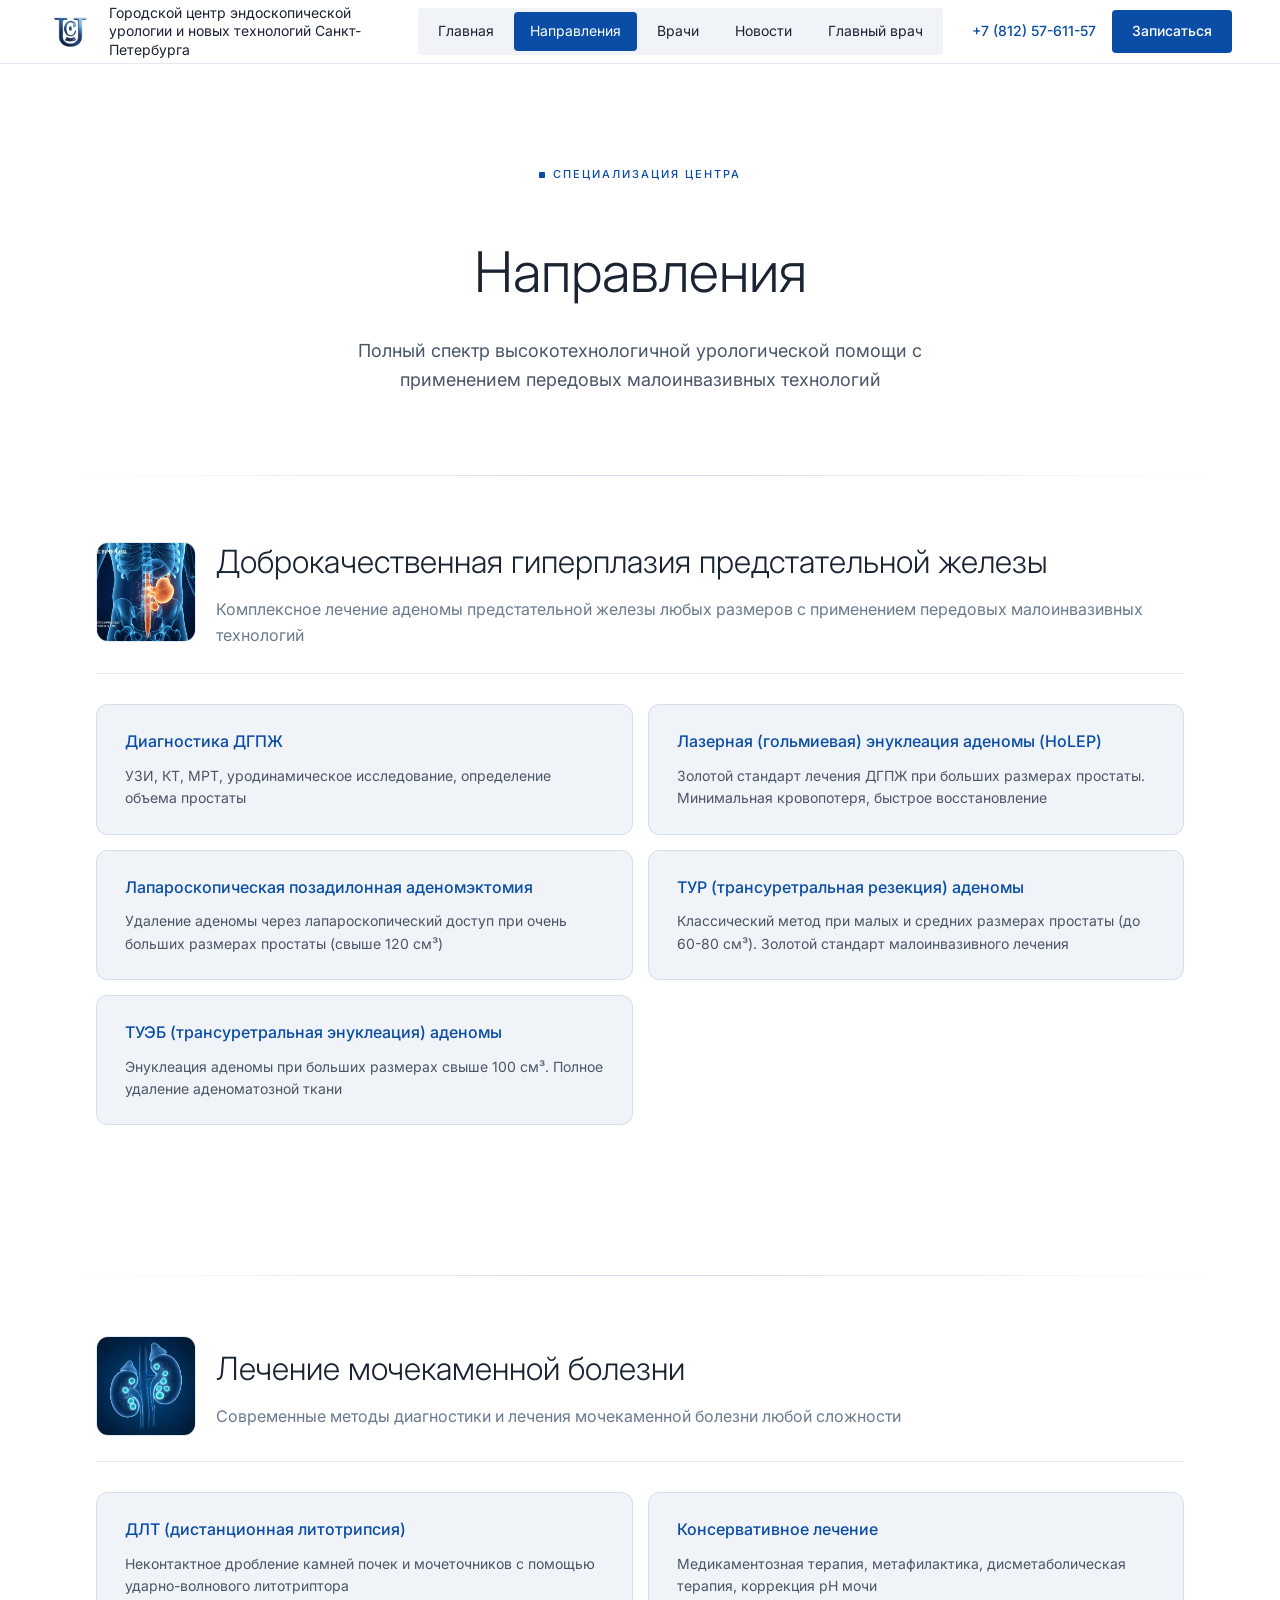
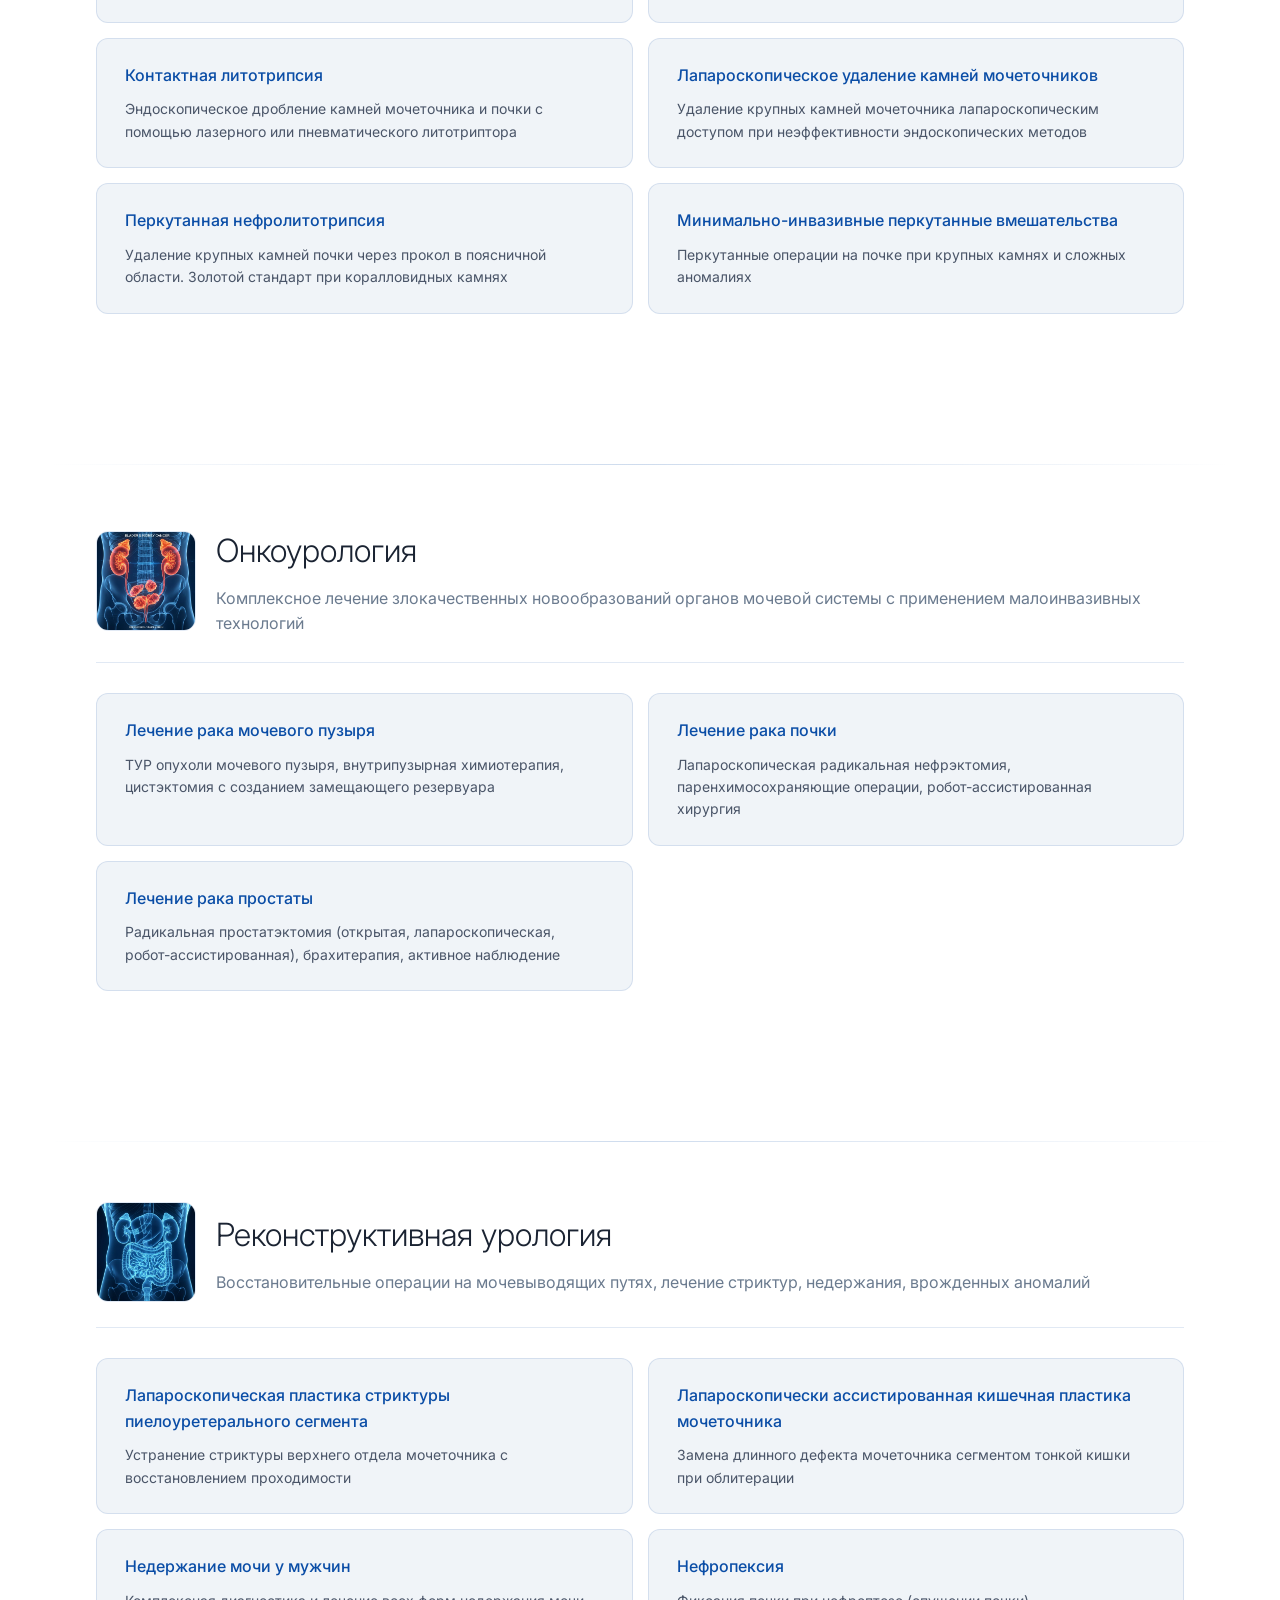
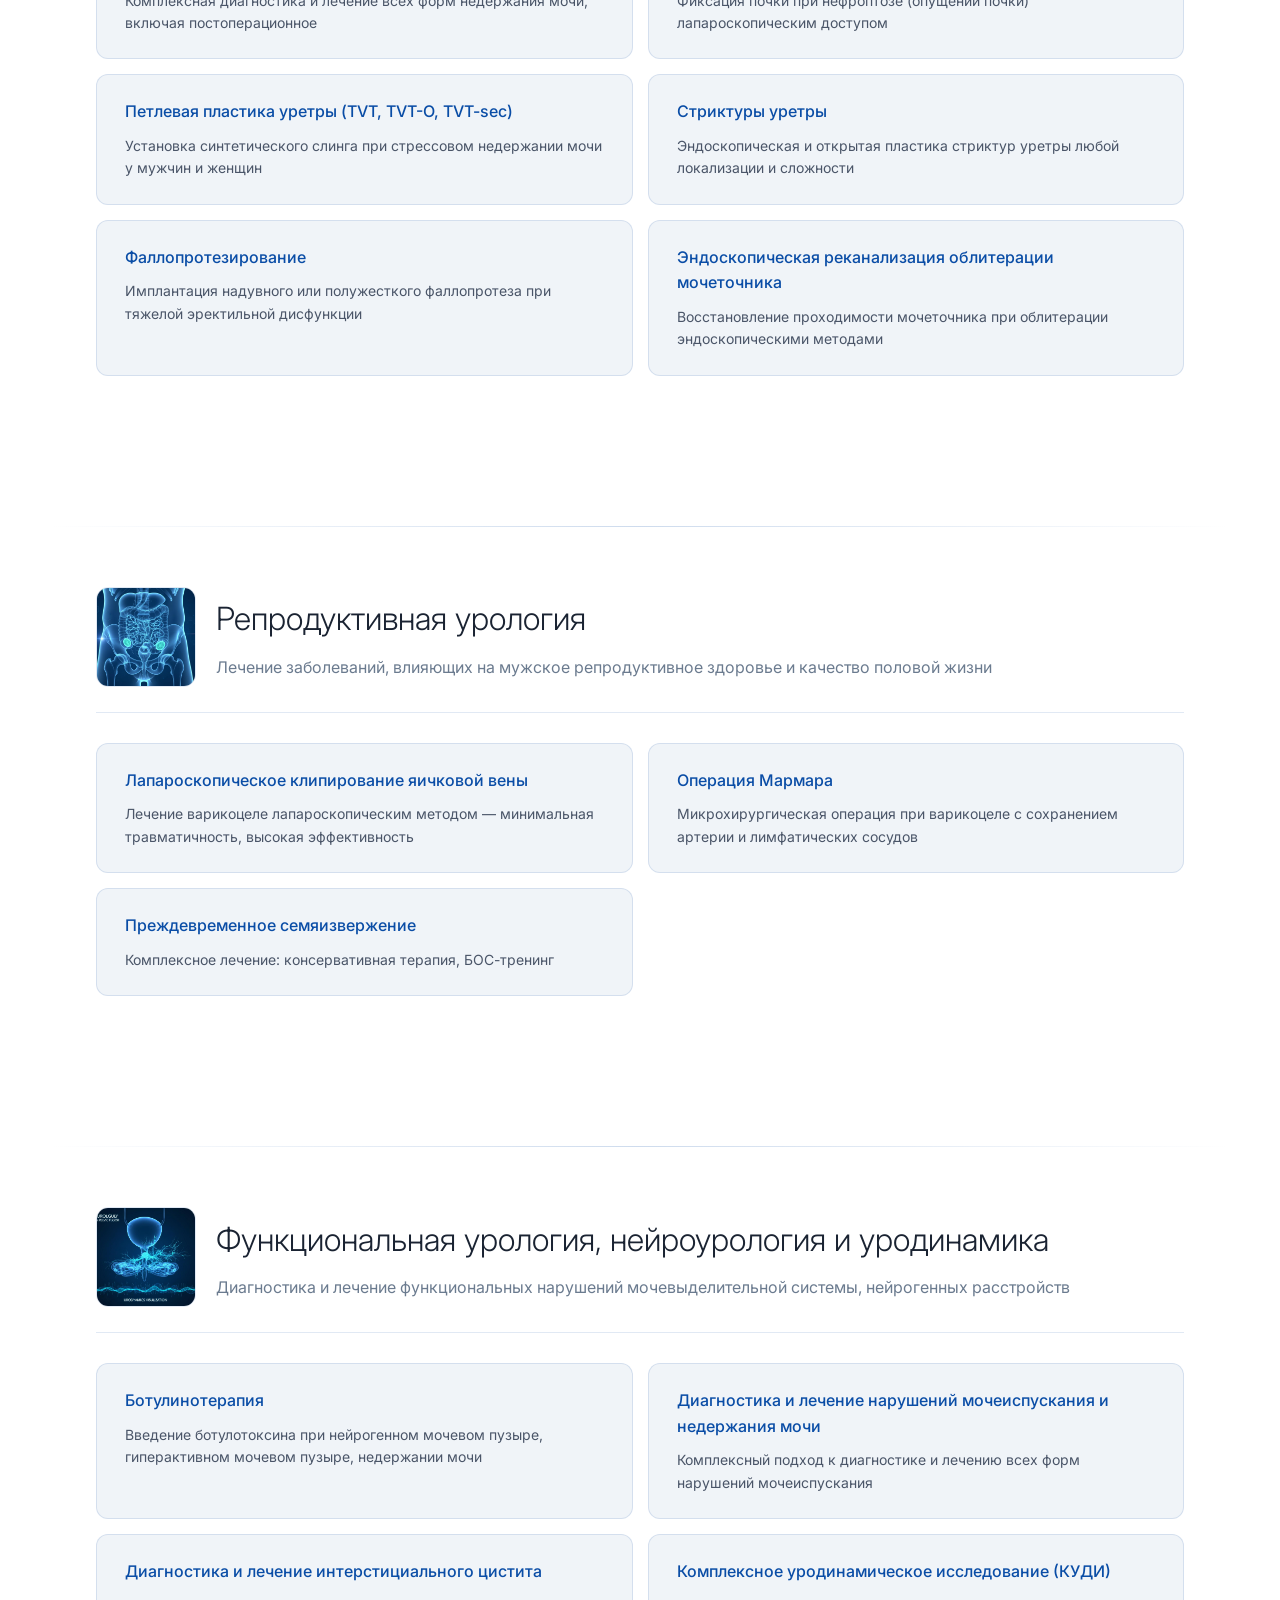
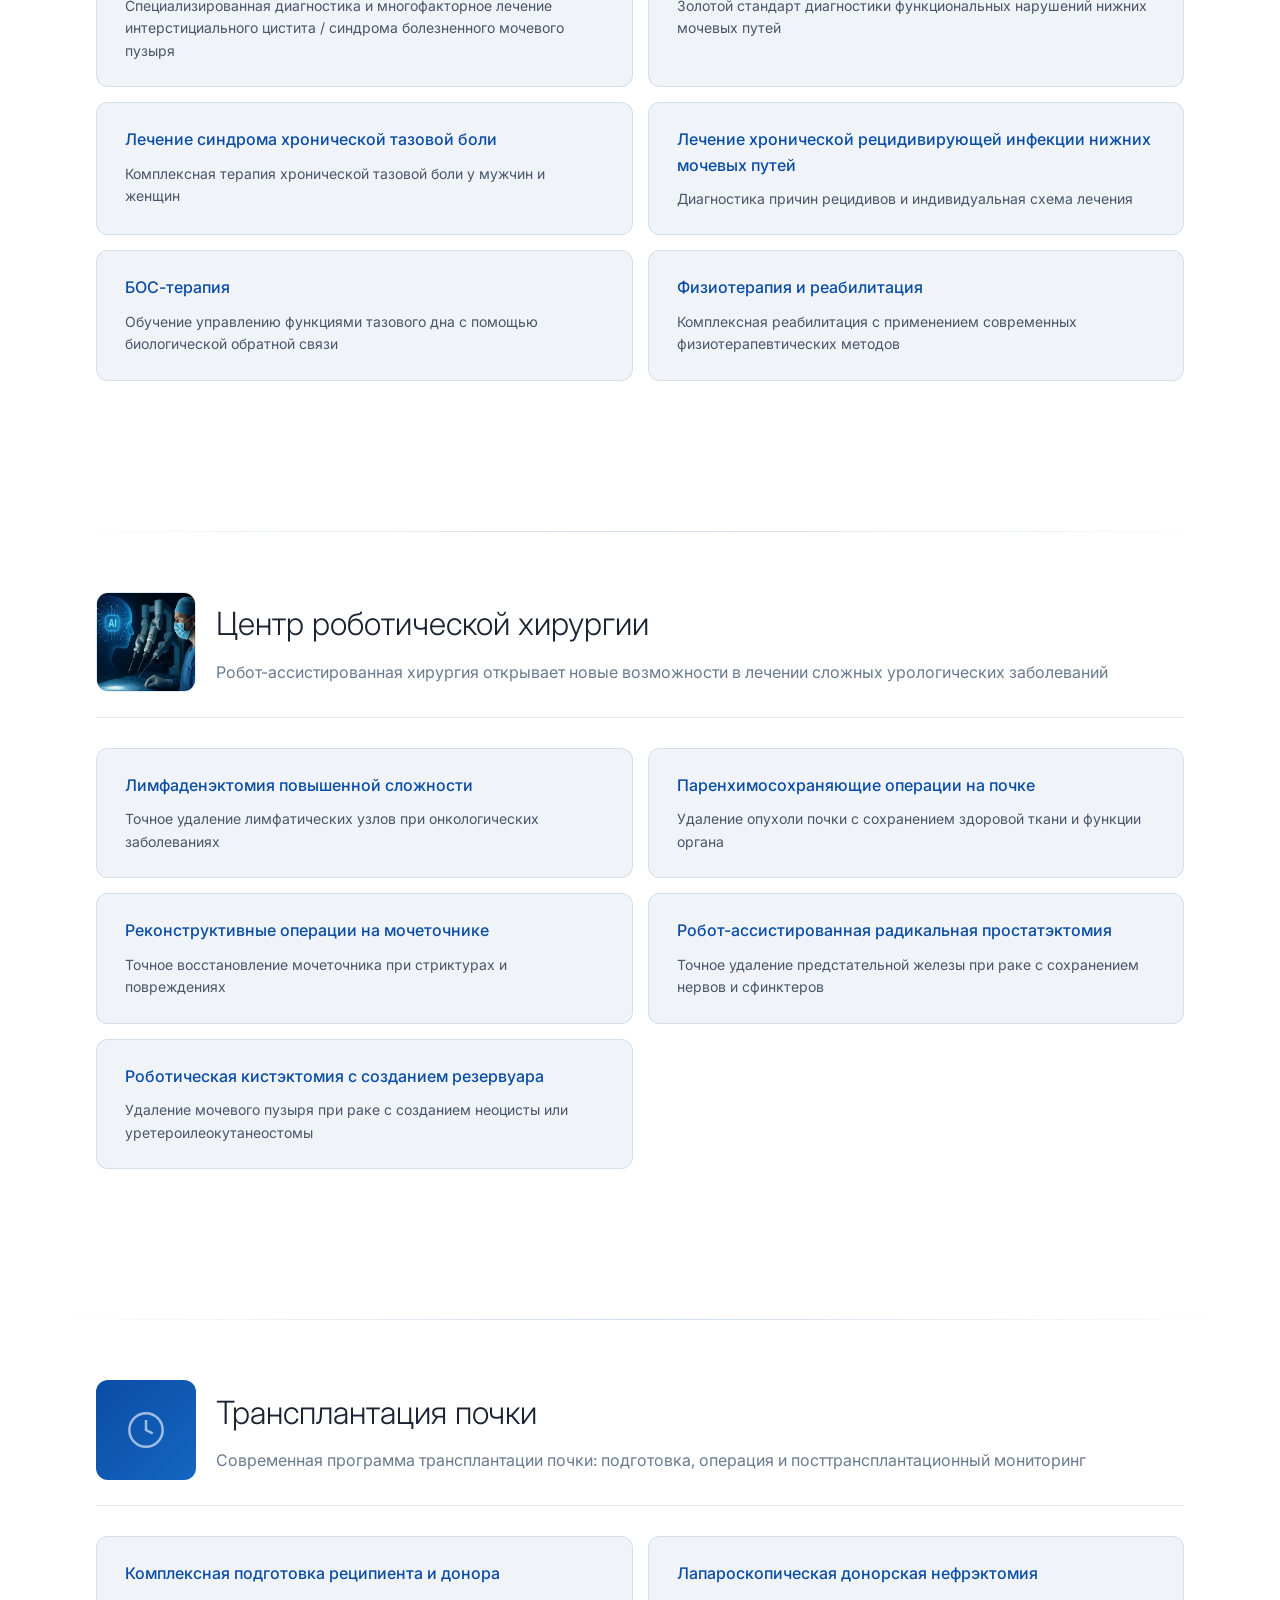
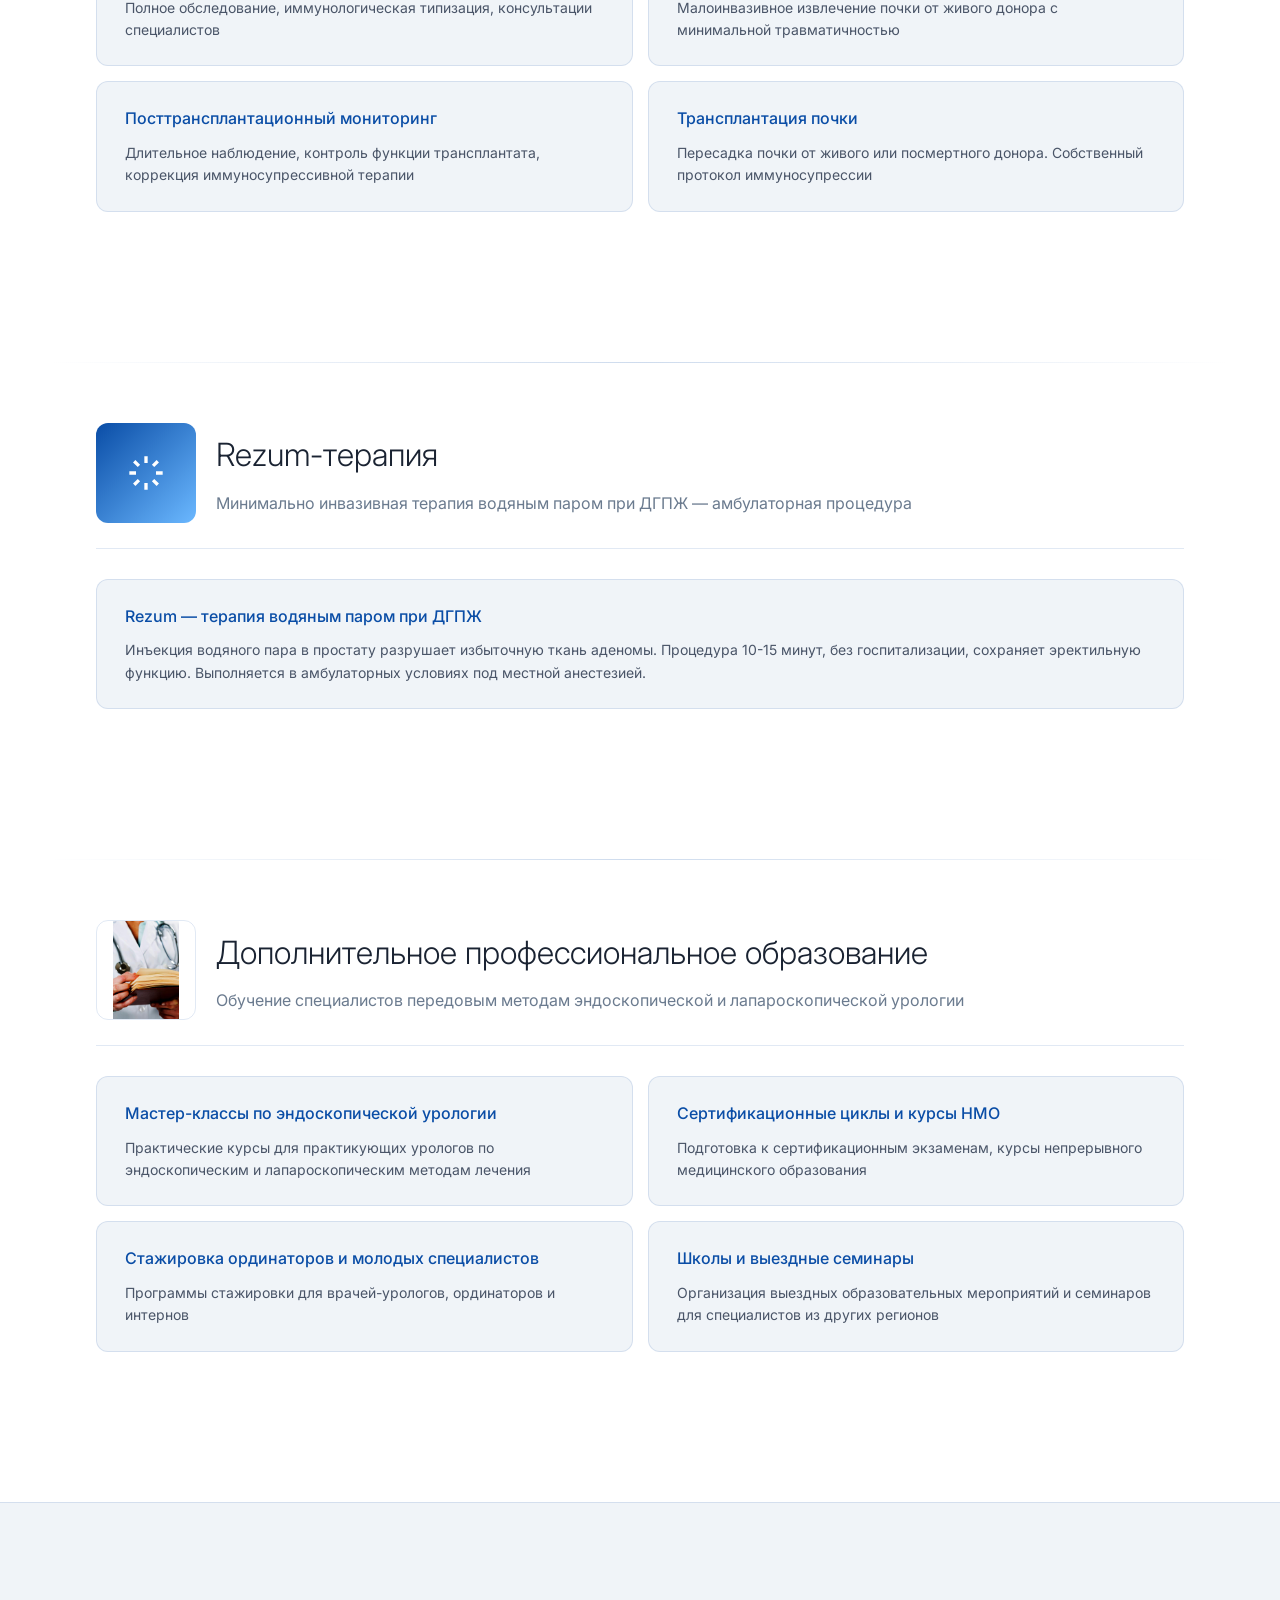
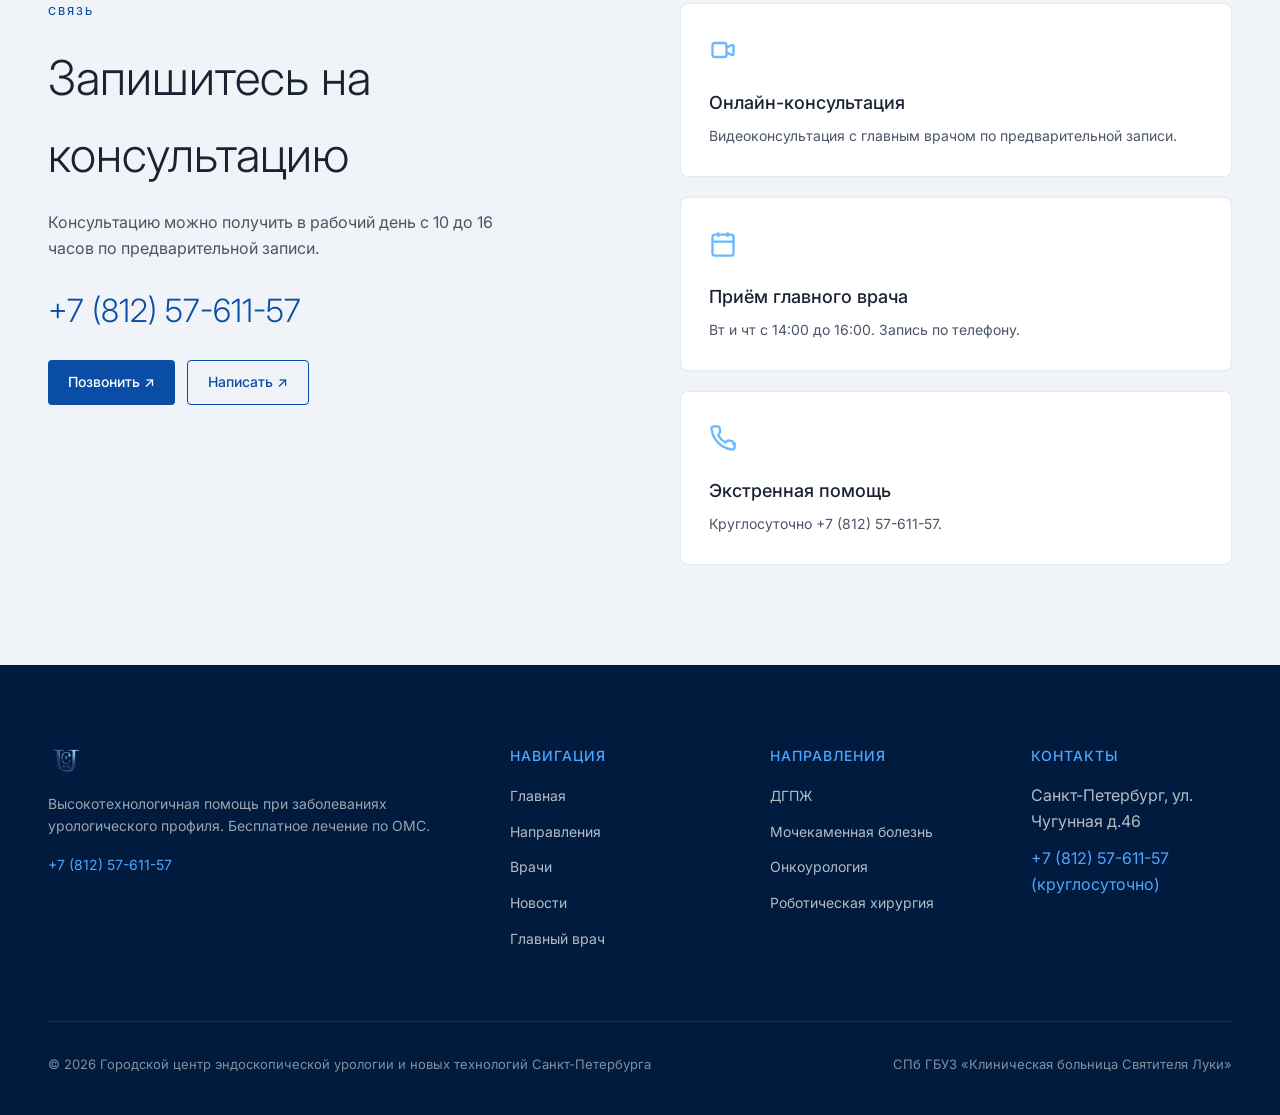
<file: directions.html>
<!DOCTYPE html>
<html lang="ru">
<head>
  <meta charset="UTF-8">
  <meta name="viewport" content="width=device-width, initial-scale=1.0">
  <title>Направления — Городской центр эндоскопической урологии</title>
  <link rel="preconnect" href="https://fonts.googleapis.com">
  <link rel="preconnect" href="https://fonts.gstatic.com" crossorigin>
  <link href="https://fonts.googleapis.com/css2?family=Inter:wght@300;400;500;600;700&display=swap" rel="stylesheet">
  <link rel="stylesheet" href="style.css?v=2">
  <link rel="icon" href="images/logo.png" type="image/png">
</head>
<body>

  <!-- HEADER -->
  <header class="header">
    <div class="header-left">
      <a href="index.html"><img src="images/logo.png" alt="Логотип" class="header-logo"></a>
      <span class="header-brand"><a href="index.html">Городской центр эндоскопической урологии и новых технологий Санкт-Петербурга</a></span>
    </div>
    <nav class="header-nav">
      <a href="index.html" class="nav-link">Главная</a>
      <a href="directions.html" class="nav-link active">Направления</a>
      <a href="doctors.html" class="nav-link">Врачи</a>
      <a href="news.html" class="nav-link">Новости</a>
      <a href="chief.html" class="nav-link">Главный врач</a>
    </nav>
    <div class="header-right">
      <a href="tel:+78125761157" class="header-phone">+7 (812) 57-611-57</a>
      <a href="tel:+78125761157" class="btn btn-white">Записаться</a>
      <button class="menu-toggle" aria-label="Menu"><span></span><span></span><span></span></button>
    </div>
  </header>

  <!-- PAGE HEADER -->
  <div class="page-header page-header-centered" style="background:linear-gradient(180deg, #0d1f3c 0%, var(--bg-dark) 100%);">
    <div class="container">
      <span class="section-label">Специализация центра</span>
      <h1 style="margin:20px 0;">Направления</h1>
      <p>Полный спектр высокотехнологичной урологической помощи с применением передовых малоинвазивных технологий</p>
    </div>
  </div>

  <div class="divider"></div>

  <!-- ДГПЖ -->
  <section class="directions-page" id="dgpzh" style="padding-top:60px;">
    <div class="container">
      <div class="direction-section">
        <div class="direction-section-header">
          <img src="images/dir-dgpzh.jpg" alt="ДГПЖ">
          <div>
            <h2>Доброкачественная гиперплазия предстательной железы</h2>
            <p>Комплексное лечение аденомы предстательной железы любых размеров с применением передовых малоинвазивных технологий</p>
          </div>
        </div>
        <ul class="treatment-list">
          <li class="treatment-item reveal">
            <h4>Диагностика ДГПЖ</h4>
            <p>УЗИ, КТ, МРТ, уродинамическое исследование, определение объема простаты</p>
          </li>
          <li class="treatment-item reveal">
            <h4>Лазерная (гольмиевая) энуклеация аденомы (HoLEP)</h4>
            <p>Золотой стандарт лечения ДГПЖ при больших размерах простаты. Минимальная кровопотеря, быстрое восстановление</p>
          </li>
          <li class="treatment-item reveal">
            <h4>Лапароскопическая позадилонная аденомэктомия</h4>
            <p>Удаление аденомы через лапароскопический доступ при очень больших размерах простаты (свыше 120 см&#179;)</p>
          </li>
          <li class="treatment-item reveal">
            <h4>ТУР (трансуретральная резекция) аденомы</h4>
            <p>Классический метод при малых и средних размерах простаты (до 60-80 см&#179;). Золотой стандарт малоинвазивного лечения</p>
          </li>
          <li class="treatment-item reveal">
            <h4>ТУЭБ (трансуретральная энуклеация) аденомы</h4>
            <p>Энуклеация аденомы при больших размерах свыше 100 см&#179;. Полное удаление аденоматозной ткани</p>
          </li>
        </ul>
      </div>
    </div>
  </section>

  <div class="divider"></div>

  <!-- Мочекаменная болезнь -->
  <section class="directions-page" id="urolithiasis" style="padding-top:60px;">
    <div class="container">
      <div class="direction-section">
        <div class="direction-section-header">
          <img src="images/dir-urolithiasis.jpg" alt="Мочекаменная болезнь">
          <div>
            <h2>Лечение мочекаменной болезни</h2>
            <p>Современные методы диагностики и лечения мочекаменной болезни любой сложности</p>
          </div>
        </div>
        <ul class="treatment-list">
          <li class="treatment-item reveal">
            <h4>ДЛТ (дистанционная литотрипсия)</h4>
            <p>Неконтактное дробление камней почек и мочеточников с помощью ударно-волнового литотриптора</p>
          </li>
          <li class="treatment-item reveal">
            <h4>Консервативное лечение</h4>
            <p>Медикаментозная терапия, метафилактика, дисметаболическая терапия, коррекция pH мочи</p>
          </li>
          <li class="treatment-item reveal">
            <h4>Контактная литотрипсия</h4>
            <p>Эндоскопическое дробление камней мочеточника и почки с помощью лазерного или пневматического литотриптора</p>
          </li>
          <li class="treatment-item reveal">
            <h4>Лапароскопическое удаление камней мочеточников</h4>
            <p>Удаление крупных камней мочеточника лапароскопическим доступом при неэффективности эндоскопических методов</p>
          </li>
          <li class="treatment-item reveal">
            <h4>Перкутанная нефролитотрипсия</h4>
            <p>Удаление крупных камней почки через прокол в поясничной области. Золотой стандарт при коралловидных камнях</p>
          </li>
          <li class="treatment-item reveal">
            <h4>Минимально-инвазивные перкутанные вмешательства</h4>
            <p>Перкутанные операции на почке при крупных камнях и сложных аномалиях</p>
          </li>
        </ul>
      </div>
    </div>
  </section>

  <div class="divider"></div>

  <!-- Онкоурология -->
  <section class="directions-page" id="oncology" style="padding-top:60px;">
    <div class="container">
      <div class="direction-section">
        <div class="direction-section-header">
          <img src="images/dir-oncology.jpg" alt="Онкоурология">
          <div>
            <h2>Онкоурология</h2>
            <p>Комплексное лечение злокачественных новообразований органов мочевой системы с применением малоинвазивных технологий</p>
          </div>
        </div>
        <ul class="treatment-list">
          <li class="treatment-item reveal">
            <h4>Лечение рака мочевого пузыря</h4>
            <p>ТУР опухоли мочевого пузыря, внутрипузырная химиотерапия, цистэктомия с созданием замещающего резервуара</p>
          </li>
          <li class="treatment-item reveal">
            <h4>Лечение рака почки</h4>
            <p>Лапароскопическая радикальная нефрэктомия, паренхимосохраняющие операции, робот-ассистированная хирургия</p>
          </li>
          <li class="treatment-item reveal">
            <h4>Лечение рака простаты</h4>
            <p>Радикальная простатэктомия (открытая, лапароскопическая, робот-ассистированная), брахитерапия, активное наблюдение</p>
          </li>
        </ul>
      </div>
    </div>
  </section>

  <div class="divider"></div>

  <!-- Реконструктивная урология -->
  <section class="directions-page" id="reconstructive" style="padding-top:60px;">
    <div class="container">
      <div class="direction-section">
        <div class="direction-section-header">
          <img src="images/dir-reconstructive.jpg" alt="Реконструктивная урология">
          <div>
            <h2>Реконструктивная урология</h2>
            <p>Восстановительные операции на мочевыводящих путях, лечение стриктур, недержания, врожденных аномалий</p>
          </div>
        </div>
        <ul class="treatment-list">
          <li class="treatment-item reveal">
            <h4>Лапароскопическая пластика стриктуры пиелоуретерального сегмента</h4>
            <p>Устранение стриктуры верхнего отдела мочеточника с восстановлением проходимости</p>
          </li>
          <li class="treatment-item reveal">
            <h4>Лапароскопически ассистированная кишечная пластика мочеточника</h4>
            <p>Замена длинного дефекта мочеточника сегментом тонкой кишки при облитерации</p>
          </li>
          <li class="treatment-item reveal">
            <h4>Недержание мочи у мужчин</h4>
            <p>Комплексная диагностика и лечение всех форм недержания мочи, включая постоперационное</p>
          </li>
          <li class="treatment-item reveal">
            <h4>Нефропексия</h4>
            <p>Фиксация почки при нефроптозе (опущении почки) лапароскопическим доступом</p>
          </li>
          <li class="treatment-item reveal">
            <h4>Петлевая пластика уретры (TVT, TVT-O, TVT-sec)</h4>
            <p>Установка синтетического слинга при стрессовом недержании мочи у мужчин и женщин</p>
          </li>
          <li class="treatment-item reveal">
            <h4>Стриктуры уретры</h4>
            <p>Эндоскопическая и открытая пластика стриктур уретры любой локализации и сложности</p>
          </li>
          <li class="treatment-item reveal">
            <h4>Фаллопротезирование</h4>
            <p>Имплантация надувного или полужесткого фаллопротеза при тяжелой эректильной дисфункции</p>
          </li>
          <li class="treatment-item reveal">
            <h4>Эндоскопическая реканализация облитерации мочеточника</h4>
            <p>Восстановление проходимости мочеточника при облитерации эндоскопическими методами</p>
          </li>
        </ul>
      </div>
    </div>
  </section>

  <div class="divider"></div>

  <!-- Репродуктивная урология -->
  <section class="directions-page" id="reproductive" style="padding-top:60px;">
    <div class="container">
      <div class="direction-section">
        <div class="direction-section-header">
          <img src="images/dir-reproductive.jpg" alt="Репродуктивная урология">
          <div>
            <h2>Репродуктивная урология</h2>
            <p>Лечение заболеваний, влияющих на мужское репродуктивное здоровье и качество половой жизни</p>
          </div>
        </div>
        <ul class="treatment-list">
          <li class="treatment-item reveal">
            <h4>Лапароскопическое клипирование яичковой вены</h4>
            <p>Лечение варикоцеле лапароскопическим методом — минимальная травматичность, высокая эффективность</p>
          </li>
          <li class="treatment-item reveal">
            <h4>Операция Мармара</h4>
            <p>Микрохирургическая операция при варикоцеле с сохранением артерии и лимфатических сосудов</p>
          </li>
          <li class="treatment-item reveal">
            <h4>Преждевременное семяизвержение</h4>
            <p>Комплексное лечение: консервативная терапия, БОС-тренинг</p>
          </li>
        </ul>
      </div>
    </div>
  </section>

  <div class="divider"></div>

  <!-- Функциональная урология -->
  <section class="directions-page" id="functional" style="padding-top:60px;">
    <div class="container">
      <div class="direction-section">
        <div class="direction-section-header">
          <img src="images/dir-functional.jpg" alt="Функциональная урология">
          <div>
            <h2>Функциональная урология, нейроурология и уродинамика</h2>
            <p>Диагностика и лечение функциональных нарушений мочевыделительной системы, нейрогенных расстройств</p>
          </div>
        </div>
        <ul class="treatment-list">
          <li class="treatment-item reveal">
            <h4>Ботулинотерапия</h4>
            <p>Введение ботулотоксина при нейрогенном мочевом пузыре, гиперактивном мочевом пузыре, недержании мочи</p>
          </li>
          <li class="treatment-item reveal">
            <h4>Диагностика и лечение нарушений мочеиспускания и недержания мочи</h4>
            <p>Комплексный подход к диагностике и лечению всех форм нарушений мочеиспускания</p>
          </li>
          <li class="treatment-item reveal">
            <h4>Диагностика и лечение интерстициального цистита</h4>
            <p>Специализированная диагностика и многофакторное лечение интерстициального цистита / синдрома болезненного мочевого пузыря</p>
          </li>
          <li class="treatment-item reveal">
            <h4>Комплексное уродинамическое исследование (КУДИ)</h4>
            <p>Золотой стандарт диагностики функциональных нарушений нижних мочевых путей</p>
          </li>
          <li class="treatment-item reveal">
            <h4>Лечение синдрома хронической тазовой боли</h4>
            <p>Комплексная терапия хронической тазовой боли у мужчин и женщин</p>
          </li>
          <li class="treatment-item reveal">
            <h4>Лечение хронической рецидивирующей инфекции нижних мочевых путей</h4>
            <p>Диагностика причин рецидивов и индивидуальная схема лечения</p>
          </li>
          <li class="treatment-item reveal">
            <h4>БОС-терапия</h4>
            <p>Обучение управлению функциями тазового дна с помощью биологической обратной связи</p>
          </li>
          <li class="treatment-item reveal">
            <h4>Физиотерапия и реабилитация</h4>
            <p>Комплексная реабилитация с применением современных физиотерапевтических методов</p>
          </li>
        </ul>
      </div>
    </div>
  </section>

  <div class="divider"></div>

  <!-- Роботическая хирургия -->
  <section class="directions-page" id="robot" style="padding-top:60px;">
    <div class="container">
      <div class="direction-section">
        <div class="direction-section-header">
          <img src="images/robot-surgery.jpg" alt="Роботическая хирургия">
          <div>
            <h2>Центр роботической хирургии</h2>
            <p>Робот-ассистированная хирургия открывает новые возможности в лечении сложных урологических заболеваний</p>
          </div>
        </div>
        <ul class="treatment-list">
          <li class="treatment-item reveal">
            <h4>Лимфаденэктомия повышенной сложности</h4>
            <p>Точное удаление лимфатических узлов при онкологических заболеваниях</p>
          </li>
          <li class="treatment-item reveal">
            <h4>Паренхимосохраняющие операции на почке</h4>
            <p>Удаление опухоли почки с сохранением здоровой ткани и функции органа</p>
          </li>
          <li class="treatment-item reveal">
            <h4>Реконструктивные операции на мочеточнике</h4>
            <p>Точное восстановление мочеточника при стриктурах и повреждениях</p>
          </li>
          <li class="treatment-item reveal">
            <h4>Робот-ассистированная радикальная простатэктомия</h4>
            <p>Точное удаление предстательной железы при раке с сохранением нервов и сфинктеров</p>
          </li>
          <li class="treatment-item reveal">
            <h4>Роботическая кистэктомия с созданием резервуара</h4>
            <p>Удаление мочевого пузыря при раке с созданием неоцисты или уретероилеокутанеостомы</p>
          </li>
        </ul>
      </div>
    </div>
  </section>

  <div class="divider"></div>

  <!-- Трансплантация почки -->
  <section class="directions-page" style="padding-top:60px;">
    <div class="container">
      <div class="direction-section">
        <div class="direction-section-header">
          <div style="width:100px;height:100px;background:var(--gradient-blue);border-radius:12px;display:flex;align-items:center;justify-content:center;">
            <svg width="40" height="40" viewBox="0 0 24 24" fill="none" stroke="rgba(255,255,255,0.6)" stroke-width="1.5">
              <path d="M12 2a10 10 0 1 0 0 20 10 10 0 0 0 0-20z"/>
              <path d="M12 6v6l4 2"/>
            </svg>
          </div>
          <div>
            <h2>Трансплантация почки</h2>
            <p>Современная программа трансплантации почки: подготовка, операция и посттрансплантационный мониторинг</p>
          </div>
        </div>
        <ul class="treatment-list">
          <li class="treatment-item reveal">
            <h4>Комплексная подготовка реципиента и донора</h4>
            <p>Полное обследование, иммунологическая типизация, консультации специалистов</p>
          </li>
          <li class="treatment-item reveal">
            <h4>Лапароскопическая донорская нефрэктомия</h4>
            <p>Малоинвазивное извлечение почки от живого донора с минимальной травматичностью</p>
          </li>
          <li class="treatment-item reveal">
            <h4>Посттрансплантационный мониторинг</h4>
            <p>Длительное наблюдение, контроль функции трансплантата, коррекция иммуносупрессивной терапии</p>
          </li>
          <li class="treatment-item reveal">
            <h4>Трансплантация почки</h4>
            <p>Пересадка почки от живого или посмертного донора. Собственный протокол иммуносупрессии</p>
          </li>
        </ul>
      </div>
    </div>
  </section>

  <div class="divider"></div>

  <!-- Rezum -->
  <section class="directions-page" style="padding-top:60px;">
    <div class="container">
      <div class="direction-section">
        <div class="direction-section-header">
          <div style="width:100px;height:100px;background:linear-gradient(135deg, #0A4DA6, #6BB8FF);border-radius:12px;display:flex;align-items:center;justify-content:center;">
            <svg width="40" height="40" viewBox="0 0 24 24" fill="none" stroke="#fff" stroke-width="2">
              <path d="M12 2v4M12 18v4M4.93 4.93l2.83 2.83M16.24 16.24l2.83 2.83M2 12h4M18 12h4M4.93 19.07l2.83-2.83M16.24 7.76l2.83-2.83"/>
            </svg>
          </div>
          <div>
            <h2>Rezum-терапия</h2>
            <p>Минимально инвазивная терапия водяным паром при ДГПЖ — амбулаторная процедура</p>
          </div>
        </div>
        <ul class="treatment-list">
          <li class="treatment-item reveal" style="grid-column:1/-1;">
            <h4>Rezum — терапия водяным паром при ДГПЖ</h4>
            <p>Инъекция водяного пара в простату разрушает избыточную ткань аденомы. Процедура 10-15 минут, без госпитализации, сохраняет эректильную функцию. Выполняется в амбулаторных условиях под местной анестезией.</p>
          </li>
        </ul>
      </div>
    </div>
  </section>

  <div class="divider"></div>

  <!-- Образование -->
  <section class="directions-page" style="padding-top:60px; padding-bottom:100px;">
    <div class="container">
      <div class="direction-section">
        <div class="direction-section-header">
          <img src="images/doctor-book.jpg" alt="Образование" style="object-fit:contain; background:var(--bg-dark);">
          <div>
            <h2>Дополнительное профессиональное образование</h2>
            <p>Обучение специалистов передовым методам эндоскопической и лапароскопической урологии</p>
          </div>
        </div>
        <ul class="treatment-list">
          <li class="treatment-item reveal">
            <h4>Мастер-классы по эндоскопической урологии</h4>
            <p>Практические курсы для практикующих урологов по эндоскопическим и лапароскопическим методам лечения</p>
          </li>
          <li class="treatment-item reveal">
            <h4>Сертификационные циклы и курсы НМО</h4>
            <p>Подготовка к сертификационным экзаменам, курсы непрерывного медицинского образования</p>
          </li>
          <li class="treatment-item reveal">
            <h4>Стажировка ординаторов и молодых специалистов</h4>
            <p>Программы стажировки для врачей-урологов, ординаторов и интернов</p>
          </li>
          <li class="treatment-item reveal">
            <h4>Школы и выездные семинары</h4>
            <p>Организация выездных образовательных мероприятий и семинаров для специалистов из других регионов</p>
          </li>
        </ul>
      </div>
    </div>
  </section>

  <!-- CTA -->
  <section class="cta-section">
    <div class="cta-inner">
      <div class="cta-top">
        <div class="cta-left">
          <div class="cta-label">СВЯЗЬ</div>
          <h2 class="cta-heading">Запишитесь на консультацию</h2>
          <p class="cta-subtext">Консультацию можно получить в рабочий день с 10 до 16 часов по предварительной записи.</p>
          <a href="tel:+78125761157" class="cta-phone">+7 (812) 57-611-57</a>
          <div style="margin-top:20px;display:flex;gap:12px;flex-wrap:wrap;">
            <a href="tel:+78125761157" class="btn btn-blue">Позвонить &#8599;</a>
            <a href="mailto:info@lucaclinic.ru" class="btn btn-outline-blue">Написать &#8599;</a>
          </div>
        </div>
        <div class="cta-right">
          <div class="cta-info-card reveal">
            <div class="cta-info-icon">
              <svg width="28" height="28" viewBox="0 0 24 24" fill="none" stroke="#6BB8FF" stroke-width="2"><path d="M15 10l4.553-2.276A1 1 0 0121 8.618v6.764a1 1 0 01-1.447.894L15 14M5 18h8a2 2 0 002-2V8a2 2 0 00-2-2H5a2 2 0 00-2 2v8a2 2 0 002 2z"/></svg>
            </div>
            <h4>Онлайн-консультация</h4>
            <p>Видеоконсультация с главным врачом по предварительной записи.</p>
          </div>
          <div class="cta-info-card reveal">
            <div class="cta-info-icon">
              <svg width="28" height="28" viewBox="0 0 24 24" fill="none" stroke="#6BB8FF" stroke-width="2"><rect x="3" y="4" width="18" height="18" rx="2" ry="2"/><line x1="16" y1="2" x2="16" y2="6"/><line x1="8" y1="2" x2="8" y2="6"/><line x1="3" y1="10" x2="21" y2="10"/></svg>
            </div>
            <h4>Приём главного врача</h4>
            <p>Вт и чт с 14:00 до 16:00. Запись по телефону.</p>
          </div>
          <div class="cta-info-card reveal">
            <div class="cta-info-icon">
              <svg width="28" height="28" viewBox="0 0 24 24" fill="none" stroke="#6BB8FF" stroke-width="2"><path d="M22 16.92v3a2 2 0 0 1-2.18 2 19.79 19.79 0 0 1-8.63-3.07 19.5 19.5 0 0 1-6-6 19.79 19.79 0 0 1-3.07-8.67A2 2 0 0 1 4.11 2h3a2 2 0 0 1 2 1.72c.13.59.22 1.2.29 1.83a2 2 0 0 1-.45 2.11L8.09 9.91a16 16 0 0 0 6 6l1.27-1.27a2 2 0 0 1 2.11-.45c.63.07 1.24.16 1.83.29A2 2 0 0 1 21 16.92z"/></svg>
            </div>
            <h4>Экстренная помощь</h4>
            <p>Круглосуточно +7 (812) 57-611-57.</p>
          </div>
        </div>
      </div>
    </div>
  </section>

  <!-- FOOTER -->
  <footer class="footer">
    <div class="footer-grid footer-grid-4">
      <div>
        <a href="index.html"><img src="images/logo.png" alt="" class="footer-logo" style="margin-bottom:16px;"></a>
        <p style="font-size:14px;color:rgba(255,255,255,0.6);margin-bottom:16px;line-height:1.6;">
          Высокотехнологичная помощь при заболеваниях урологического профиля. Бесплатное лечение по ОМС.
        </p>
        <p style="font-size:14px;color:var(--text-blue-light);">+7 (812) 57-611-57</p>
      </div>
      <div>
        <h4 class="footer-nav-title">Навигация</h4>
        <ul class="footer-nav-links">
          <li><a href="index.html">Главная</a></li>
          <li><a href="directions.html">Направления</a></li>
          <li><a href="doctors.html">Врачи</a></li>
          <li><a href="news.html">Новости</a></li>
          <li><a href="chief.html">Главный врач</a></li>
        </ul>
      </div>
      <div>
        <h4 class="footer-nav-title">Направления</h4>
        <ul class="footer-nav-links">
          <li><a href="directions.html#dgpzh">ДГПЖ</a></li>
          <li><a href="directions.html#urolithiasis">Мочекаменная болезнь</a></li>
          <li><a href="directions.html#oncology">Онкоурология</a></li>
          <li><a href="directions.html#robot">Роботическая хирургия</a></li>
        </ul>
      </div>
      <div>
        <h4 class="footer-nav-title">Контакты</h4>
        <ul class="footer-nav-links">
          <li>Санкт-Петербург, ул. Чугунная д.46</li>
          <li style="margin-top:12px;color:var(--text-blue-light);">+7 (812) 57-611-57 (круглосуточно)</li>
        </ul>
      </div>
    </div>
    <div class="footer-bottom">
      <span class="footer-copyright">&copy; 2026 Городской центр эндоскопической урологии и новых технологий Санкт-Петербурга</a></span>
      <span class="footer-copyright">СПб ГБУЗ &laquo;Клиническая больница Святителя Луки&raquo;</span>
    </div>
  </footer>

  <script src="script.js?v=2"></script>
</body>
</html>
</file>
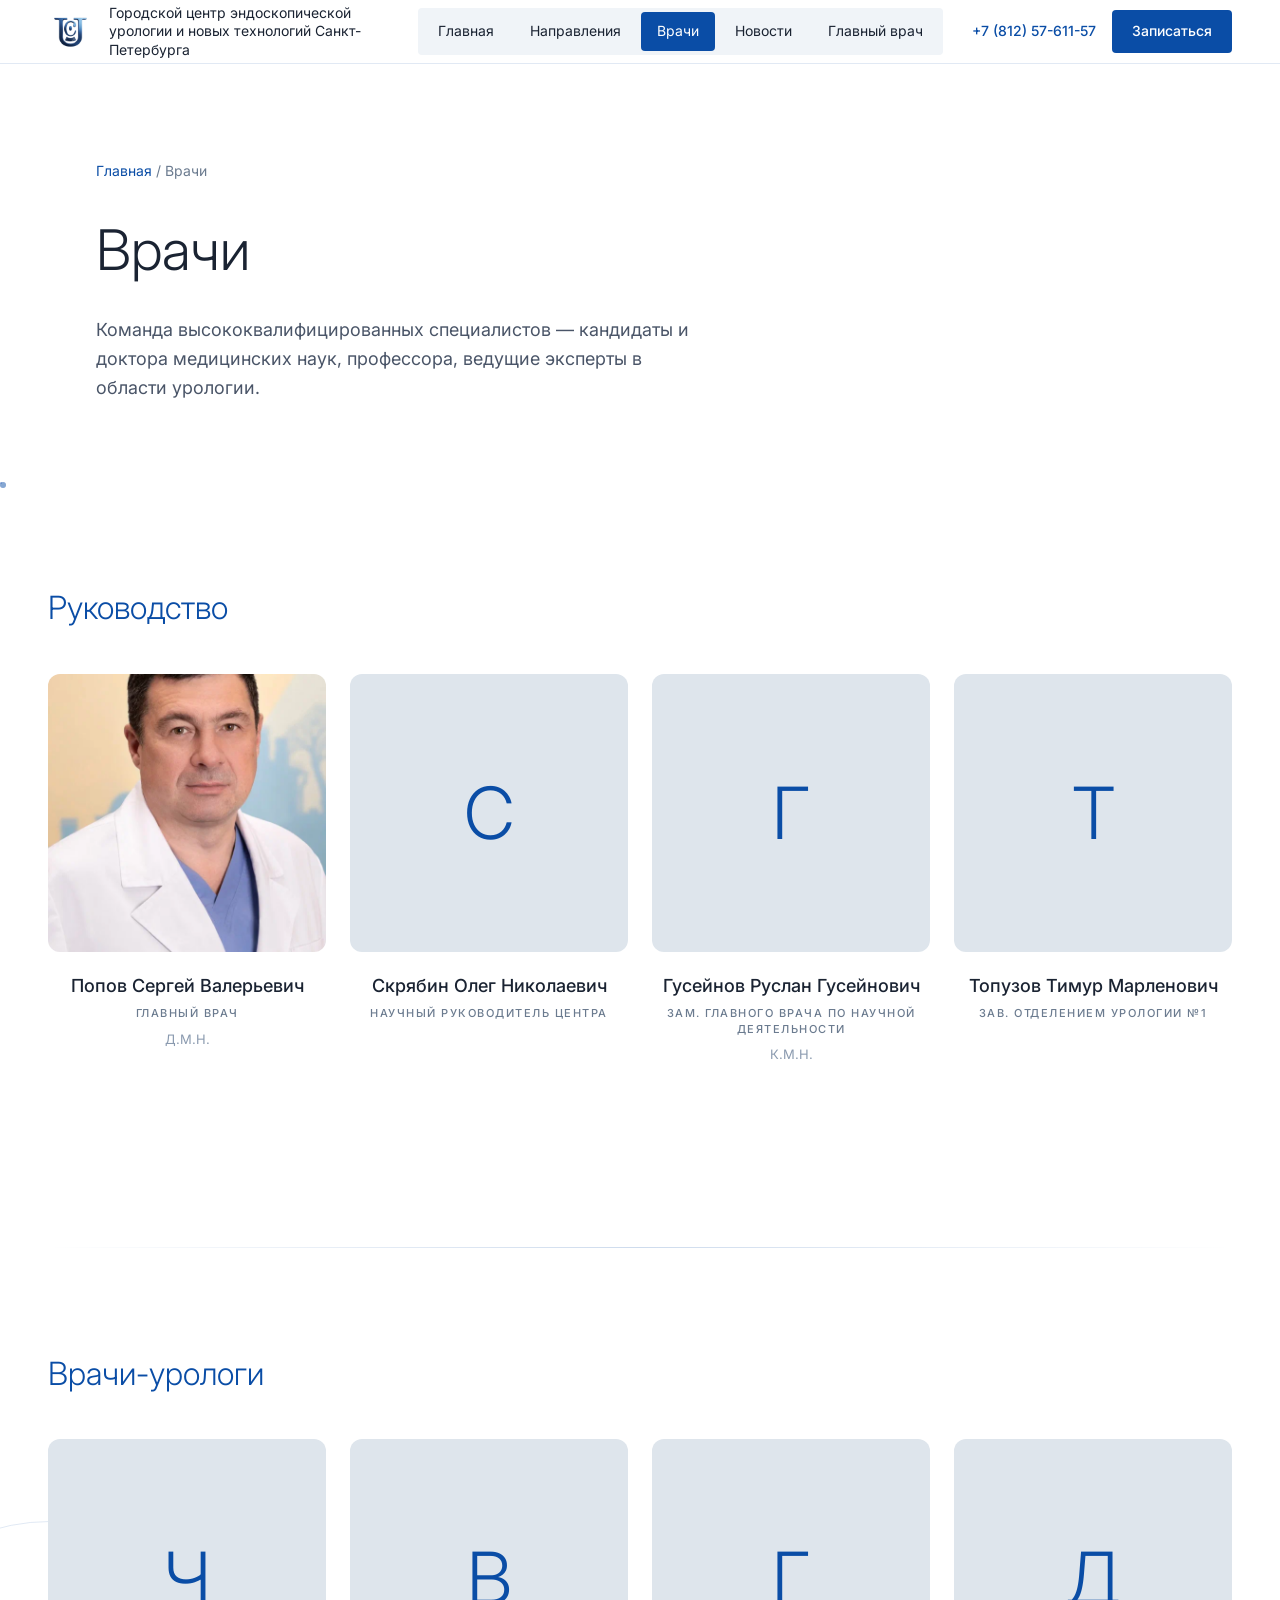
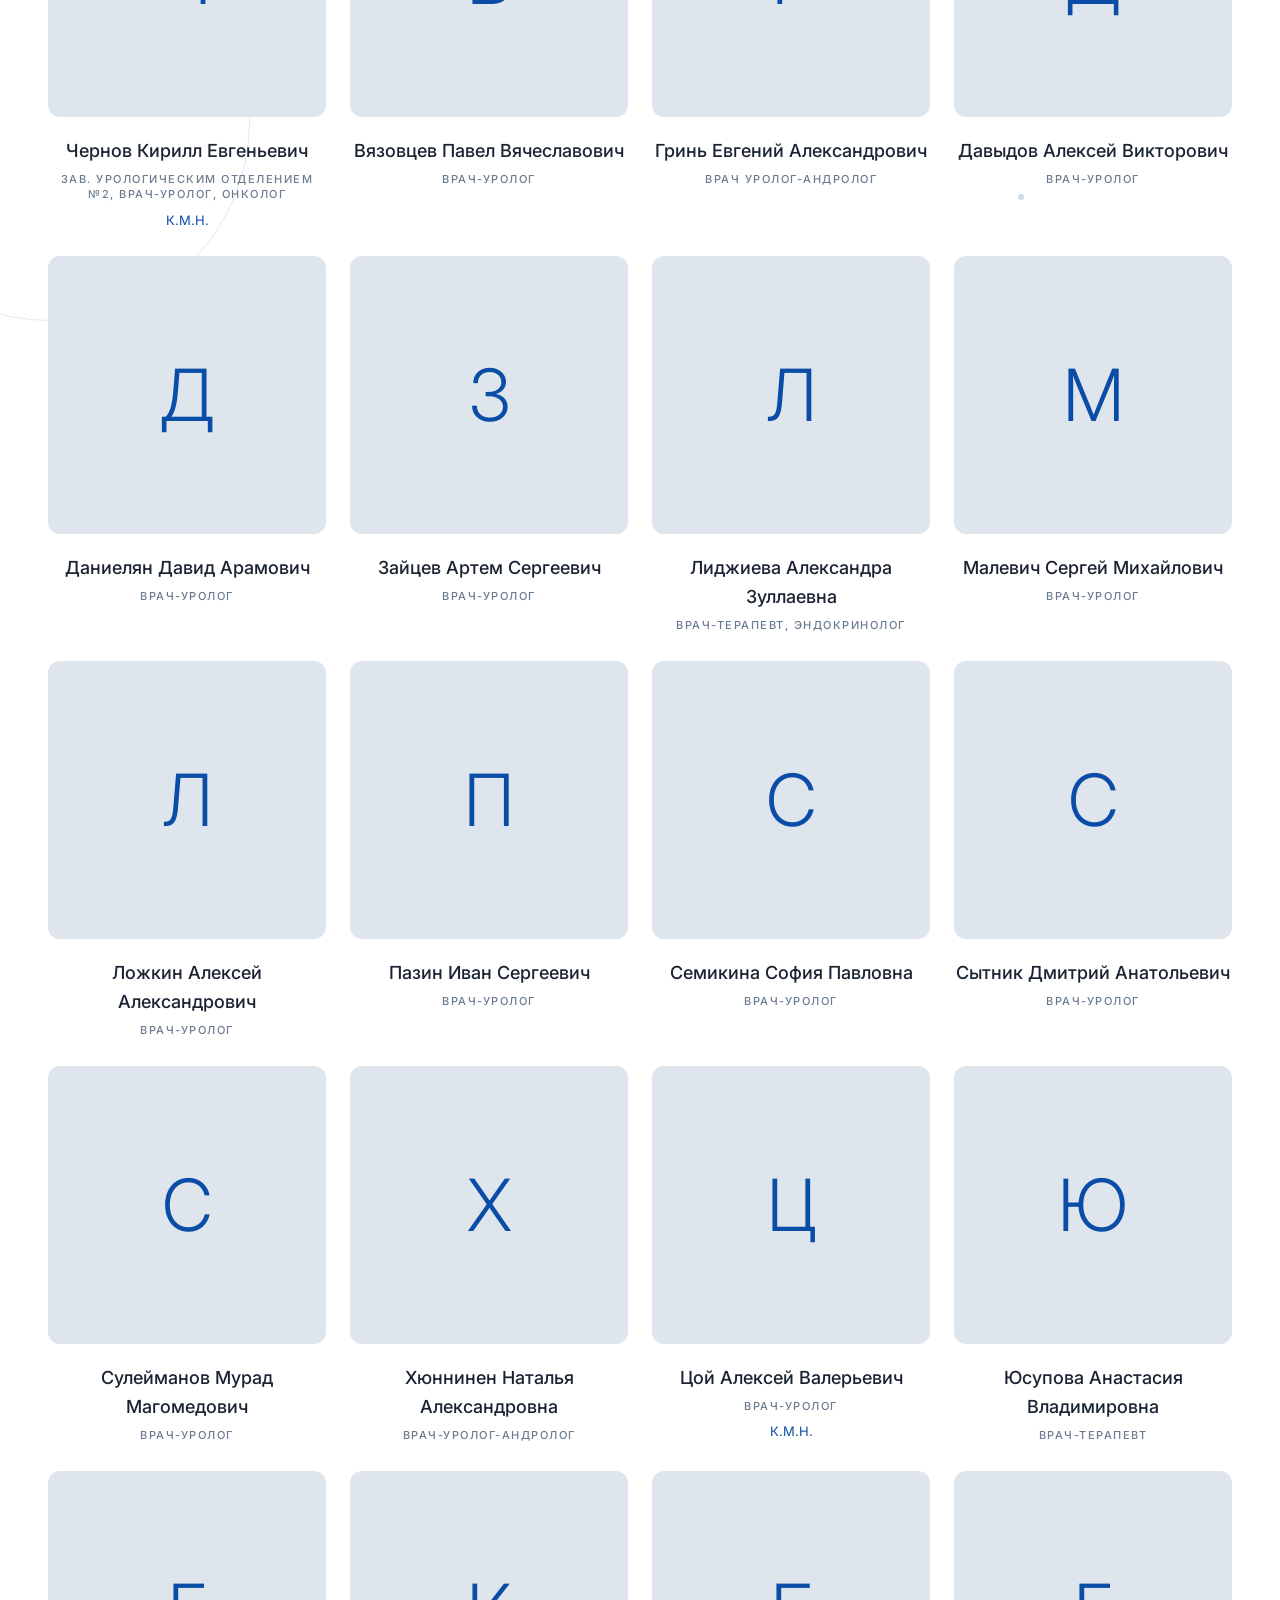
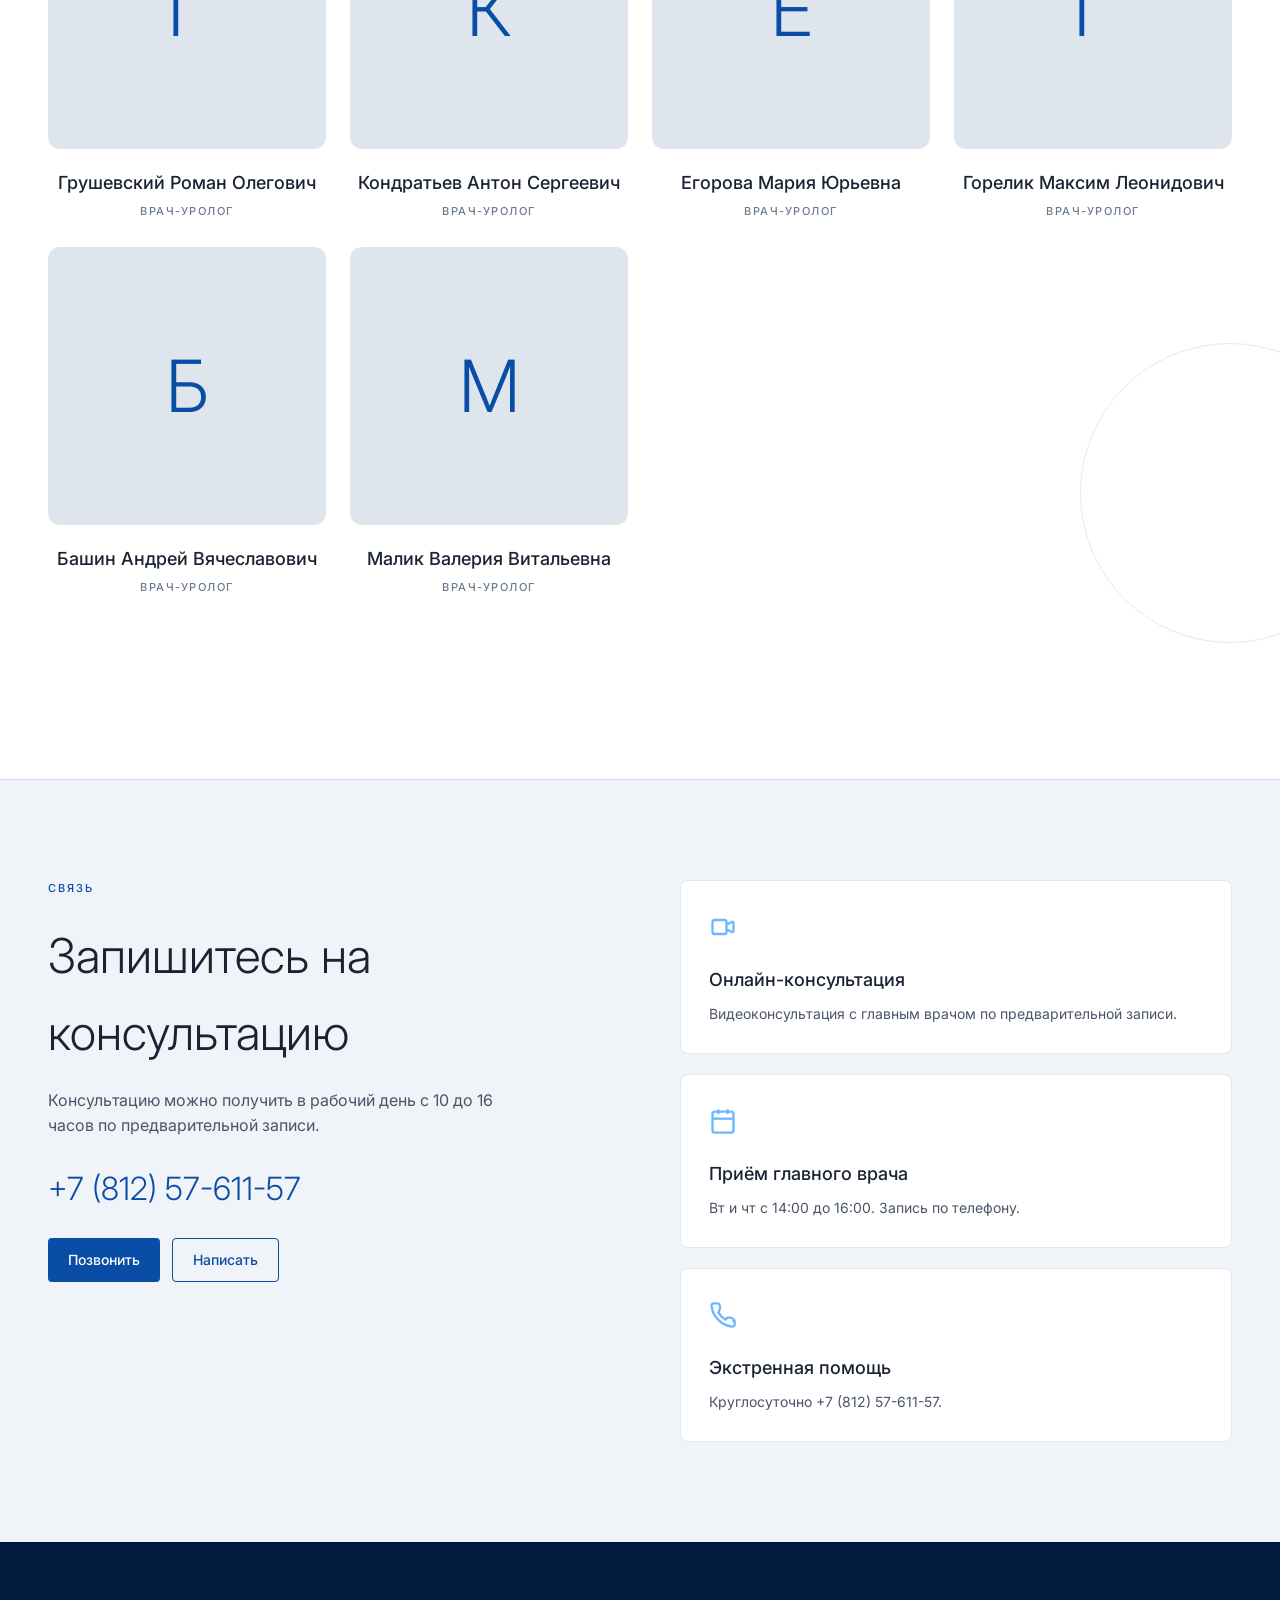
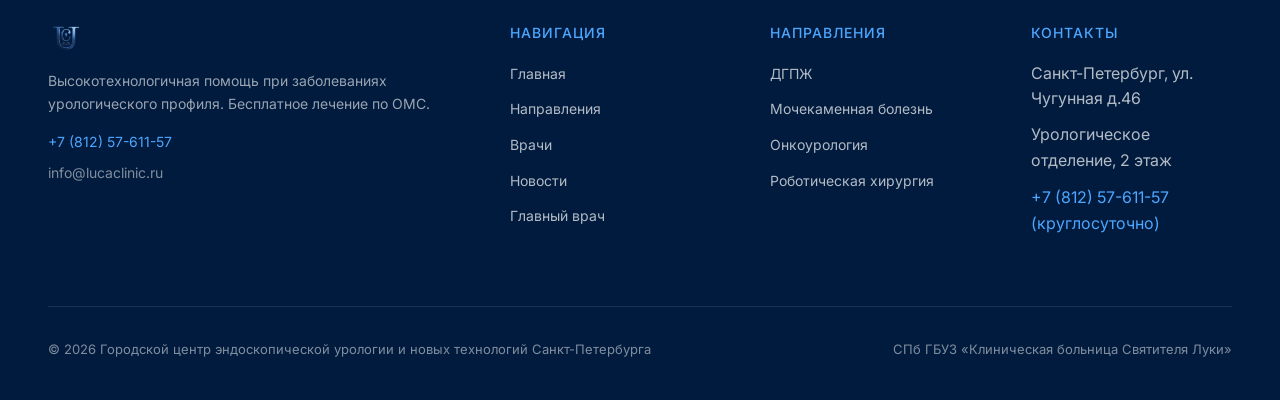
<file: doctors.html>
<!DOCTYPE html>
<html lang="ru">
<head>
  <meta charset="UTF-8">
  <meta name="viewport" content="width=device-width, initial-scale=1.0">
  <title>Врачи — Городской центр эндоскопической урологии</title>
  <link rel="preconnect" href="https://fonts.googleapis.com">
  <link rel="preconnect" href="https://fonts.gstatic.com" crossorigin>
  <link href="https://fonts.googleapis.com/css2?family=Inter:wght@300;400;500;600;700&display=swap" rel="stylesheet">
  <link rel="stylesheet" href="style.css?v=2">
  <link rel="icon" href="images/logo.png" type="image/png">
</head>
<body>

  <!-- HEADER -->
  <header class="header">
    <div class="header-left">
      <a href="index.html"><img src="images/logo.png" alt="Логотип" class="header-logo"></a>
      <span class="header-brand"><a href="index.html">Городской центр эндоскопической урологии и новых технологий Санкт-Петербурга</a></span>
    </div>
    <nav class="header-nav">
      <a href="index.html" class="nav-link">Главная</a>
      <a href="directions.html" class="nav-link">Направления</a>
      <a href="doctors.html" class="nav-link active">Врачи</a>
      <a href="news.html" class="nav-link">Новости</a>
      <a href="chief.html" class="nav-link">Главный врач</a>
    </nav>
    <div class="header-right">
      <a href="tel:+78125761157" class="header-phone">+7 (812) 57-611-57</a>
      <a href="tel:+78125761157" class="btn btn-white">Записаться</a>
      <button class="menu-toggle" aria-label="Menu"><span></span><span></span><span></span></button>
    </div>
  </header>

  <!-- PAGE HEADER -->
  <div class="page-header" style="background:linear-gradient(180deg, #0d1f3c 0%, var(--bg-dark) 100%);">
    <div class="container">
      <div class="breadcrumb"><a href="index.html">Главная</a> / Врачи</div>
      <h1>Врачи</h1>
      <p>Команда высококвалифицированных специалистов — кандидаты и доктора медицинских наук, профессора, ведущие эксперты в области урологии.</p>
    </div>
  </div>

  <!-- LEADERSHIP -->
  <section class="doctors-page" style="position:relative; overflow:hidden;">
    <div class="bg-graphics">
      <div class="bg-circle bg-circle-1"></div>
      <div class="bg-circle bg-circle-2"></div>
      <div class="bg-circle bg-circle-3" style="background:rgba(107,184,255,0.03);"></div>
      <div class="bg-line bg-line-1"></div>
      <div class="bg-line bg-line-2"></div>
      <div class="bg-dot bg-dot-1"></div>
      <div class="bg-dot bg-dot-2"></div>
      <div class="bg-dot bg-dot-3"></div>
    </div>
    <div class="leadership-section" style="position:relative; z-index:2;">
      <h2 class="reveal">Руководство</h2>
      <div class="doc-grid">

        <div class="doc-card reveal">
          <div class="doc-card-photo">
            <img src="images/popov-portrait.png" alt="Попов С.В.">
          </div>
          <h3 class="doc-card-name"><a href="chief.html">Попов Сергей Валерьевич</a></h3>
          <p class="doc-card-role">Главный врач</p>
          <span class="doc-card-degree">Д.М.Н.</span>
        </div>

        <div class="doc-card reveal">
          <div class="doc-card-photo">
            <span class="doc-card-initials">С</span>
          </div>
          <h3 class="doc-card-name">Скрябин Олег Николаевич</h3>
          <p class="doc-card-role">Научный руководитель центра</p>
        </div>

        <div class="doc-card reveal">
          <div class="doc-card-photo">
            <span class="doc-card-initials">Г</span>
          </div>
          <h3 class="doc-card-name">Гусейнов Руслан Гусейнович</h3>
          <p class="doc-card-role">Зам. главного врача по научной деятельности</p>
          <span class="doc-card-degree">К.М.Н.</span>
        </div>

        <div class="doc-card reveal">
          <div class="doc-card-photo">
            <span class="doc-card-initials">Т</span>
          </div>
          <h3 class="doc-card-name">Топузов Тимур Марленович</h3>
          <p class="doc-card-role">Зав. отделением урологии &#8470;1</p>
        </div>

      </div>
    </div>
  </section>

  <div class="divider"></div>

  <!-- DOCTORS GRID -->
  <section class="doctors-page" style="background:var(--bg-darker); position:relative; overflow:hidden;">
    <div class="bg-graphics">
      <div class="bg-circle bg-circle-1" style="top:10%;left:-150px;width:400px;height:400px;"></div>
      <div class="bg-circle bg-circle-2" style="bottom:5%;right:-100px;width:300px;height:300px;"></div>
      <div class="bg-line bg-line-1" style="top:40%;"></div>
      <div class="bg-dot bg-dot-1" style="top:20%;right:20%;"></div>
      <div class="bg-dot bg-dot-2" style="bottom:30%;left:15%;"></div>
    </div>
    <div class="leadership-section" style="position:relative; z-index:2;">
      <h2 class="reveal">Врачи-урологи</h2>
      <div class="doc-grid">

        <div class="doc-card reveal">
          <div class="doc-card-photo-dark">
            <span class="doc-card-initials-dark">Ч</span>
          </div>
          <h3 class="doc-card-name-dark">Чернов Кирилл Евгеньевич</h3>
          <p class="doc-card-role-dark">Зав. урологическим отделением &#8470;2, врач-уролог, онколог</p>
          <span class="doc-card-degree-dark">К.М.Н.</span>
        </div>

        <div class="doc-card reveal">
          <div class="doc-card-photo-dark">
            <span class="doc-card-initials-dark">В</span>
          </div>
          <h3 class="doc-card-name-dark">Вязовцев Павел Вячеславович</h3>
          <p class="doc-card-role-dark">Врач-уролог</p>
        </div>

        <div class="doc-card reveal">
          <div class="doc-card-photo-dark">
            <span class="doc-card-initials-dark">Г</span>
          </div>
          <h3 class="doc-card-name-dark">Гринь Евгений Александрович</h3>
          <p class="doc-card-role-dark">Врач уролог-андролог</p>
        </div>

        <div class="doc-card reveal">
          <div class="doc-card-photo-dark">
            <span class="doc-card-initials-dark">Д</span>
          </div>
          <h3 class="doc-card-name-dark">Давыдов Алексей Викторович</h3>
          <p class="doc-card-role-dark">Врач-уролог</p>
        </div>

        <div class="doc-card reveal">
          <div class="doc-card-photo-dark">
            <span class="doc-card-initials-dark">Д</span>
          </div>
          <h3 class="doc-card-name-dark">Даниелян Давид Арамович</h3>
          <p class="doc-card-role-dark">Врач-уролог</p>
        </div>

        <div class="doc-card reveal">
          <div class="doc-card-photo-dark">
            <span class="doc-card-initials-dark">З</span>
          </div>
          <h3 class="doc-card-name-dark">Зайцев Артем Сергеевич</h3>
          <p class="doc-card-role-dark">Врач-уролог</p>
        </div>

        <div class="doc-card reveal">
          <div class="doc-card-photo-dark">
            <span class="doc-card-initials-dark">Л</span>
          </div>
          <h3 class="doc-card-name-dark">Лиджиева Александра Зуллаевна</h3>
          <p class="doc-card-role-dark">Врач-терапевт, эндокринолог</p>
        </div>

        <div class="doc-card reveal">
          <div class="doc-card-photo-dark">
            <span class="doc-card-initials-dark">М</span>
          </div>
          <h3 class="doc-card-name-dark">Малевич Сергей Михайлович</h3>
          <p class="doc-card-role-dark">Врач-уролог</p>
        </div>

        <div class="doc-card reveal">
          <div class="doc-card-photo-dark">
            <span class="doc-card-initials-dark">Л</span>
          </div>
          <h3 class="doc-card-name-dark">Ложкин Алексей Александрович</h3>
          <p class="doc-card-role-dark">Врач-уролог</p>
        </div>

        <div class="doc-card reveal">
          <div class="doc-card-photo-dark">
            <span class="doc-card-initials-dark">П</span>
          </div>
          <h3 class="doc-card-name-dark">Пазин Иван Сергеевич</h3>
          <p class="doc-card-role-dark">Врач-уролог</p>
        </div>

        <div class="doc-card reveal">
          <div class="doc-card-photo-dark">
            <span class="doc-card-initials-dark">С</span>
          </div>
          <h3 class="doc-card-name-dark">Семикина София Павловна</h3>
          <p class="doc-card-role-dark">Врач-уролог</p>
        </div>

        <div class="doc-card reveal">
          <div class="doc-card-photo-dark">
            <span class="doc-card-initials-dark">С</span>
          </div>
          <h3 class="doc-card-name-dark">Сытник Дмитрий Анатольевич</h3>
          <p class="doc-card-role-dark">Врач-уролог</p>
        </div>

        <div class="doc-card reveal">
          <div class="doc-card-photo-dark">
            <span class="doc-card-initials-dark">С</span>
          </div>
          <h3 class="doc-card-name-dark">Сулейманов Мурад Магомедович</h3>
          <p class="doc-card-role-dark">Врач-уролог</p>
        </div>

        <div class="doc-card reveal">
          <div class="doc-card-photo-dark">
            <span class="doc-card-initials-dark">Х</span>
          </div>
          <h3 class="doc-card-name-dark">Хюннинен Наталья Александровна</h3>
          <p class="doc-card-role-dark">Врач-уролог-андролог</p>
        </div>

        <div class="doc-card reveal">
          <div class="doc-card-photo-dark">
            <span class="doc-card-initials-dark">Ц</span>
          </div>
          <h3 class="doc-card-name-dark">Цой Алексей Валерьевич</h3>
          <p class="doc-card-role-dark">Врач-уролог</p>
          <span class="doc-card-degree-dark">К.М.Н.</span>
        </div>

        <div class="doc-card reveal">
          <div class="doc-card-photo-dark">
            <span class="doc-card-initials-dark">Ю</span>
          </div>
          <h3 class="doc-card-name-dark">Юсупова Анастасия Владимировна</h3>
          <p class="doc-card-role-dark">Врач-терапевт</p>
        </div>

        <div class="doc-card reveal">
          <div class="doc-card-photo-dark">
            <span class="doc-card-initials-dark">Г</span>
          </div>
          <h3 class="doc-card-name-dark">Грушевский Роман Олегович</h3>
          <p class="doc-card-role-dark">Врач-уролог</p>
        </div>

        <div class="doc-card reveal">
          <div class="doc-card-photo-dark">
            <span class="doc-card-initials-dark">К</span>
          </div>
          <h3 class="doc-card-name-dark">Кондратьев Антон Сергеевич</h3>
          <p class="doc-card-role-dark">Врач-уролог</p>
        </div>

        <div class="doc-card reveal">
          <div class="doc-card-photo-dark">
            <span class="doc-card-initials-dark">Е</span>
          </div>
          <h3 class="doc-card-name-dark">Егорова Мария Юрьевна</h3>
          <p class="doc-card-role-dark">Врач-уролог</p>
        </div>

        <div class="doc-card reveal">
          <div class="doc-card-photo-dark">
            <span class="doc-card-initials-dark">Г</span>
          </div>
          <h3 class="doc-card-name-dark">Горелик Максим Леонидович</h3>
          <p class="doc-card-role-dark">Врач-уролог</p>
        </div>

        <div class="doc-card reveal">
          <div class="doc-card-photo-dark">
            <span class="doc-card-initials-dark">Б</span>
          </div>
          <h3 class="doc-card-name-dark">Башин Андрей Вячеславович</h3>
          <p class="doc-card-role-dark">Врач-уролог</p>
        </div>

        <div class="doc-card reveal">
          <div class="doc-card-photo-dark">
            <span class="doc-card-initials-dark">М</span>
          </div>
          <h3 class="doc-card-name-dark">Малик Валерия Витальевна</h3>
          <p class="doc-card-role-dark">Врач-уролог</p>
        </div>

      </div>
    </div>
  </section>

  <!-- CTA -->
  <section class="cta-section">
    <div class="cta-inner">
      <div class="cta-top">
        <div class="cta-left">
          <div class="cta-label">СВЯЗЬ</div>
          <h2 class="cta-heading">Запишитесь на консультацию</h2>
          <p class="cta-subtext">Консультацию можно получить в рабочий день с 10 до 16 часов по предварительной записи.</p>
          <a href="tel:+78125761157" class="cta-phone">+7 (812) 57-611-57</a>
          <div style="margin-top:20px;display:flex;gap:12px;flex-wrap:wrap;">
            <a href="tel:+78125761157" class="btn btn-blue">Позвонить</a>
            <a href="mailto:info@lucaclinic.ru" class="btn btn-outline-blue">Написать</a>
          </div>
        </div>
        <div class="cta-right">
          <div class="cta-info-card reveal">
            <div class="cta-info-icon">
              <svg width="28" height="28" viewBox="0 0 24 24" fill="none" stroke="#6BB8FF" stroke-width="2"><path d="M15 10l4.553-2.276A1 1 0 0121 8.618v6.764a1 1 0 01-1.447.894L15 14M5 18h8a2 2 0 002-2V8a2 2 0 00-2-2H5a2 2 0 00-2 2v8a2 2 0 002 2z"/></svg>
            </div>
            <h4>Онлайн-консультация</h4>
            <p>Видеоконсультация с главным врачом по предварительной записи.</p>
          </div>
          <div class="cta-info-card reveal">
            <div class="cta-info-icon">
              <svg width="28" height="28" viewBox="0 0 24 24" fill="none" stroke="#6BB8FF" stroke-width="2"><rect x="3" y="4" width="18" height="18" rx="2" ry="2"/><line x1="16" y1="2" x2="16" y2="6"/><line x1="8" y1="2" x2="8" y2="6"/><line x1="3" y1="10" x2="21" y2="10"/></svg>
            </div>
            <h4>Приём главного врача</h4>
            <p>Вт и чт с 14:00 до 16:00. Запись по телефону.</p>
          </div>
          <div class="cta-info-card reveal">
            <div class="cta-info-icon">
              <svg width="28" height="28" viewBox="0 0 24 24" fill="none" stroke="#6BB8FF" stroke-width="2"><path d="M22 16.92v3a2 2 0 0 1-2.18 2 19.79 19.79 0 0 1-8.63-3.07 19.5 19.5 0 0 1-6-6 19.79 19.79 0 0 1-3.07-8.67A2 2 0 0 1 4.11 2h3a2 2 0 0 1 2 1.72c.13.59.22 1.2.29 1.83a2 2 0 0 1-.45 2.11L8.09 9.91a16 16 0 0 0 6 6l1.27-1.27a2 2 0 0 1 2.11-.45c.63.07 1.24.16 1.83.29A2 2 0 0 1 21 16.92z"/></svg>
            </div>
            <h4>Экстренная помощь</h4>
            <p>Круглосуточно +7 (812) 57-611-57.</p>
          </div>
        </div>
      </div>
    </div>
  </section>

  <!-- FOOTER -->
  <footer class="footer">
    <div class="footer-grid footer-grid-4">
      <div>
        <a href="index.html"><img src="images/logo.png" alt="" class="footer-logo" style="margin-bottom:16px;"></a>
        <p style="font-size:14px;color:rgba(255,255,255,0.6);margin-bottom:16px;line-height:1.6;">
          Высокотехнологичная помощь при заболеваниях урологического профиля. Бесплатное лечение по ОМС.
        </p>
        <p style="font-size:14px;color:var(--text-blue-light);">+7 (812) 57-611-57</p>
        <p style="font-size:14px;color:rgba(255,255,255,0.5);margin-top:8px;">info@lucaclinic.ru</p>
      </div>
      <div>
        <h4 class="footer-nav-title">Навигация</h4>
        <ul class="footer-nav-links">
          <li><a href="index.html">Главная</a></li>
          <li><a href="directions.html">Направления</a></li>
          <li><a href="doctors.html">Врачи</a></li>
          <li><a href="news.html">Новости</a></li>
          <li><a href="chief.html">Главный врач</a></li>
        </ul>
      </div>
      <div>
        <h4 class="footer-nav-title">Направления</h4>
        <ul class="footer-nav-links">
          <li><a href="directions.html#dgpzh">ДГПЖ</a></li>
          <li><a href="directions.html#urolithiasis">Мочекаменная болезнь</a></li>
          <li><a href="directions.html#oncology">Онкоурология</a></li>
          <li><a href="directions.html#robot">Роботическая хирургия</a></li>
        </ul>
      </div>
      <div>
        <h4 class="footer-nav-title">Контакты</h4>
        <ul class="footer-nav-links">
          <li>Санкт-Петербург, ул. Чугунная д.46</li>
          <li>Урологическое отделение, 2 этаж</li>
          <li style="margin-top:12px;color:var(--text-blue-light);">+7 (812) 57-611-57 (круглосуточно)</li>
        </ul>
      </div>
    </div>
    <div class="footer-bottom">
      <span class="footer-copyright">&copy; 2026 Городской центр эндоскопической урологии и новых технологий Санкт-Петербурга</a></span>
      <span class="footer-copyright">СПб ГБУЗ &laquo;Клиническая больница Святителя Луки&raquo;</span>
    </div>
  </footer>

  <script src="script.js?v=2"></script>
</body>
</html>
</file>
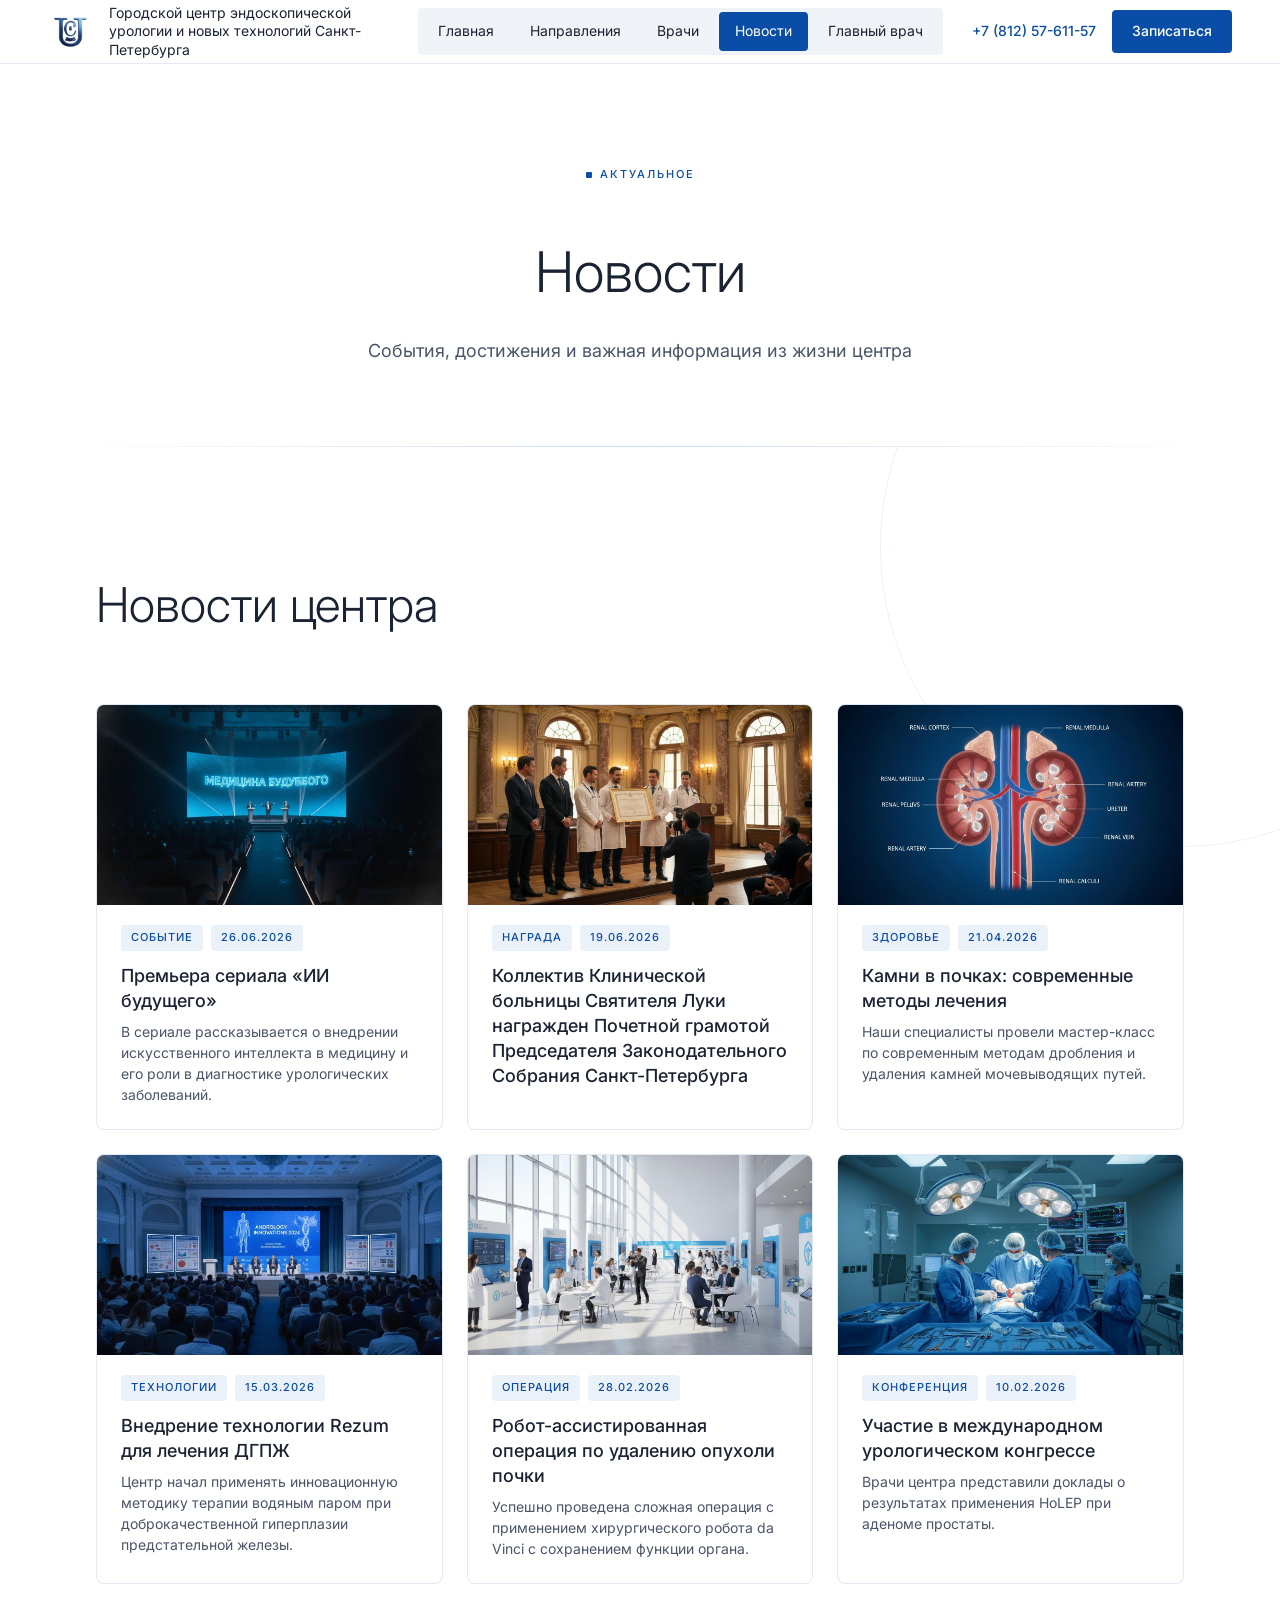
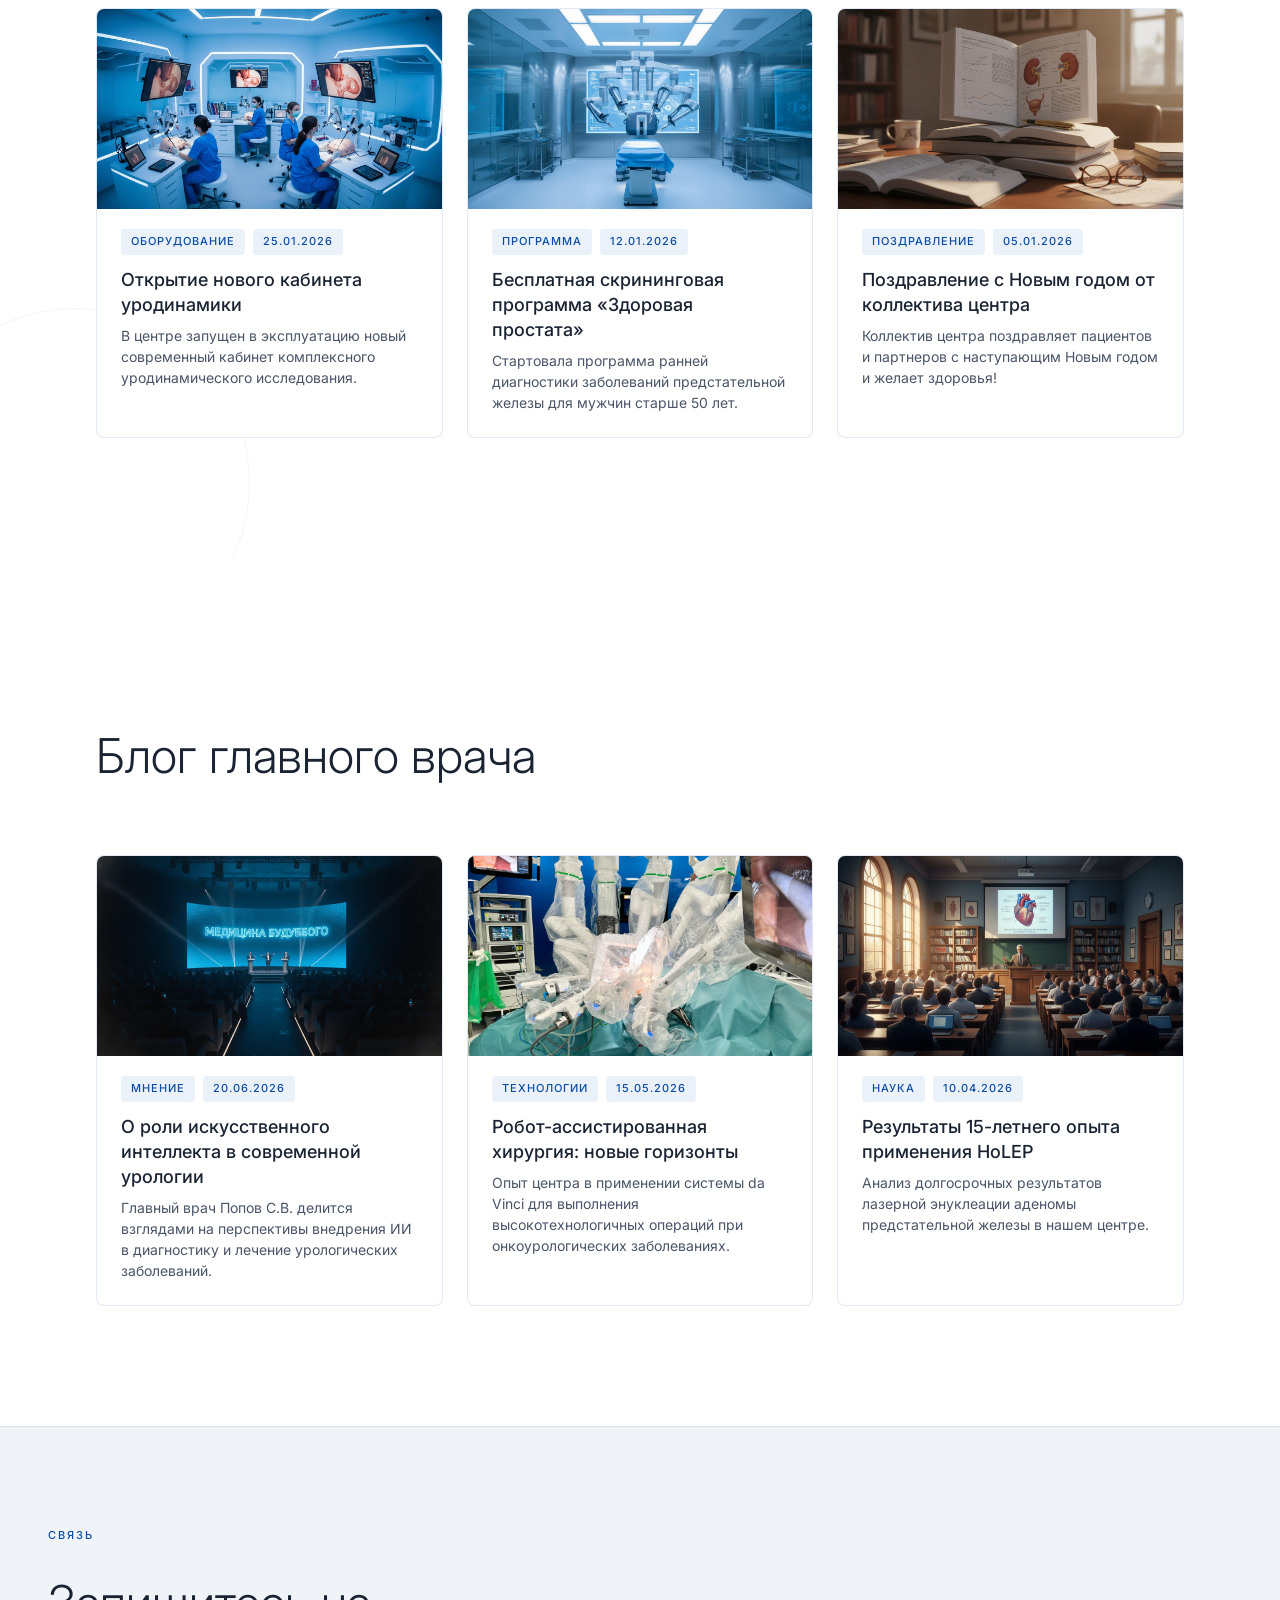
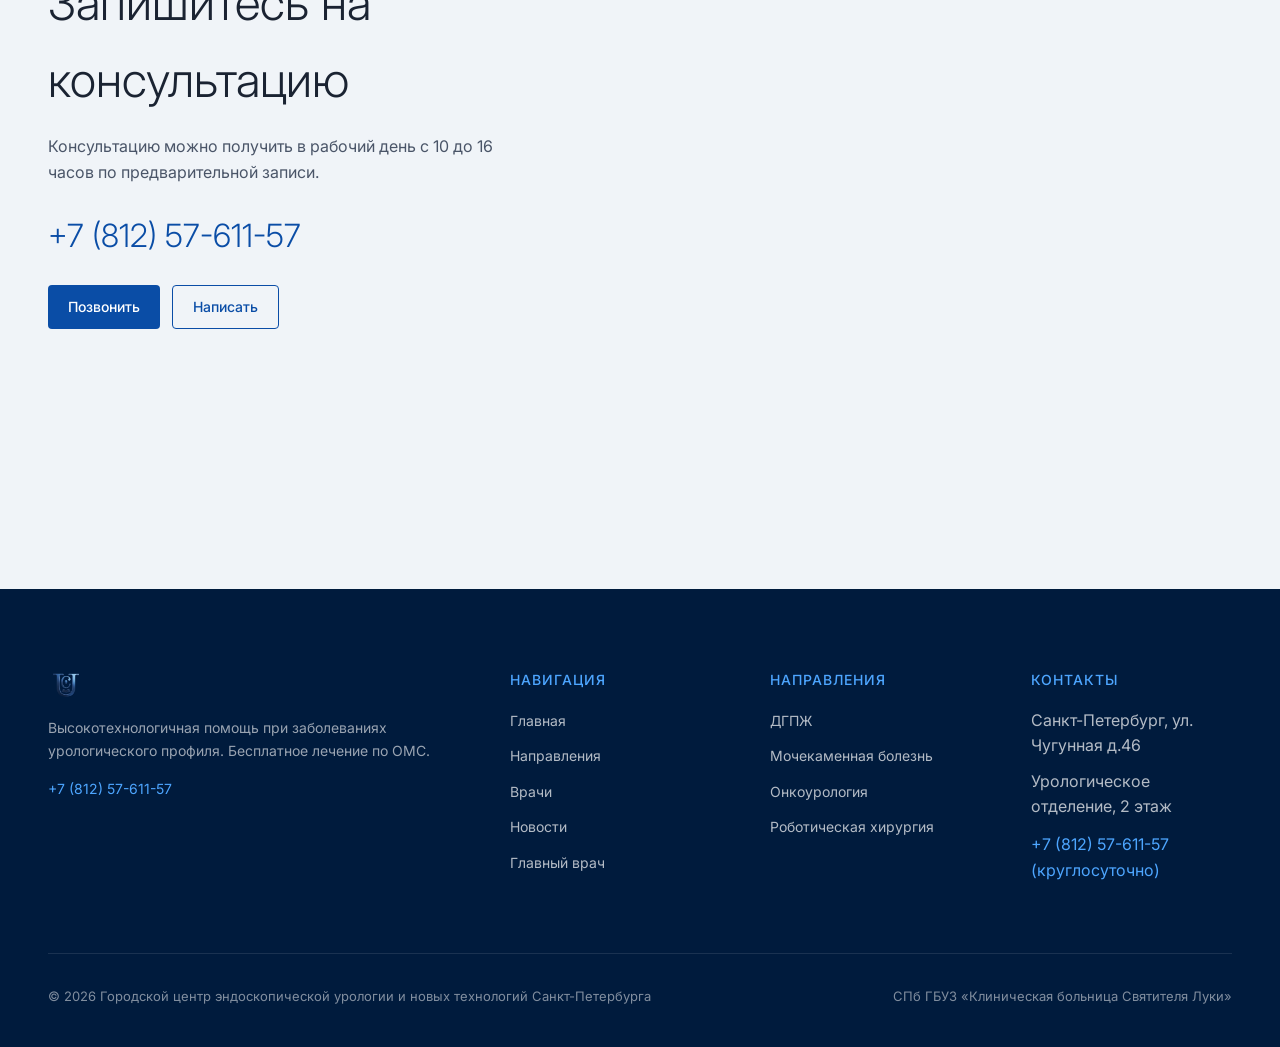
<file: news.html>
<!DOCTYPE html>
<html lang="ru">
<head>
  <meta charset="UTF-8">
  <meta name="viewport" content="width=device-width, initial-scale=1.0">
  <title>Новости — Городской центр эндоскопической урологии</title>
  <link rel="preconnect" href="https://fonts.googleapis.com">
  <link rel="preconnect" href="https://fonts.gstatic.com" crossorigin>
  <link href="https://fonts.googleapis.com/css2?family=Inter:wght@300;400;500;600;700&display=swap" rel="stylesheet">
  <link rel="stylesheet" href="style.css?v=2">
  <link rel="icon" href="images/logo.png" type="image/png">
</head>
<body>

  <!-- HEADER -->
  <header class="header">
    <div class="header-left">
      <a href="index.html"><img src="images/logo.png" alt="Логотип" class="header-logo"></a>
      <span class="header-brand"><a href="index.html">Городской центр эндоскопической урологии и новых технологий Санкт-Петербурга</a></span>
    </div>
    <nav class="header-nav">
      <a href="index.html" class="nav-link">Главная</a>
      <a href="directions.html" class="nav-link">Направления</a>
      <a href="doctors.html" class="nav-link">Врачи</a>
      <a href="news.html" class="nav-link active">Новости</a>
      <a href="chief.html" class="nav-link">Главный врач</a>
    </nav>
    <div class="header-right">
      <a href="tel:+78125761157" class="header-phone">+7 (812) 57-611-57</a>
      <a href="tel:+78125761157" class="btn btn-white">Записаться</a>
      <button class="menu-toggle" aria-label="Menu"><span></span><span></span><span></span></button>
    </div>
  </header>

  <!-- PAGE HEADER -->
  <div class="page-header page-header-centered" style="background:linear-gradient(180deg, #0d1f3c 0%, var(--bg-dark) 100%);">
    <div class="container">
      <span class="section-label">Актуальное</span>
      <h1 style="margin:20px 0;">Новости</h1>
      <p>События, достижения и важная информация из жизни центра</p>
    </div>
  </div>

  <div class="divider"></div>

  <!-- NEWS GRID -->
  <section class="newsroom" style="position:relative; overflow:hidden;">
    <div class="bg-graphics">
      <div class="bg-circle bg-circle-1" style="border-color:rgba(10,77,166,0.08);width:600px;height:600px;top:-200px;right:-200px;"></div>
      <div class="bg-circle bg-circle-2" style="border-color:rgba(10,77,166,0.06);width:350px;height:350px;bottom:-100px;left:-100px;"></div>
      <div class="bg-line bg-line-1" style="background:linear-gradient(to right, transparent, rgba(10,77,166,0.08), transparent);"></div>
      <div class="bg-dot bg-dot-1" style="background:rgba(10,77,166,0.15);top:25%;left:8%;"></div>
      <div class="bg-dot bg-dot-2" style="background:rgba(10,77,166,0.15);top:60%;right:12%;"></div>
      <div class="bg-dot bg-dot-3" style="background:rgba(10,77,166,0.15);bottom:20%;left:40%;"></div>
    </div>

    <div class="container" style="position:relative;z-index:2;">
      <h2 class="reveal">Новости центра</h2>
      <div class="news-grid">
        <div class="news-card reveal">
          <img src="images/news-1.jpg" alt="Новость 1" class="news-card-img">
          <div class="news-card-content">
            <div class="news-card-tags">
              <span class="news-tag">СОБЫТИЕ</span>
              <span class="news-tag">26.06.2026</span>
            </div>
            <h3 class="news-card-title">Премьера сериала «ИИ будущего»</h3>
            <p class="news-card-desc">В сериале рассказывается о внедрении искусственного интеллекта в медицину и его роли в диагностике урологических заболеваний.</p>
          </div>
        </div>
        <div class="news-card reveal">
          <img src="images/news-2.jpg" alt="Новость 2" class="news-card-img">
          <div class="news-card-content">
            <div class="news-card-tags">
              <span class="news-tag">НАГРАДА</span>
              <span class="news-tag">19.06.2026</span>
            </div>
            <h3 class="news-card-title">Коллектив Клинической больницы Святителя Луки награжден Почетной грамотой Председателя Законодательного Собрания Санкт-Петербурга</h3>
          </div>
        </div>
        <div class="news-card reveal">
          <img src="images/news-3.jpg" alt="Новость 3" class="news-card-img">
          <div class="news-card-content">
            <div class="news-card-tags">
              <span class="news-tag">ЗДОРОВЬЕ</span>
              <span class="news-tag">21.04.2026</span>
            </div>
            <h3 class="news-card-title">Камни в почках: современные методы лечения</h3>
            <p class="news-card-desc">Наши специалисты провели мастер-класс по современным методам дробления и удаления камней мочевыводящих путей.</p>
          </div>
        </div>
        <div class="news-card reveal">
          <img src="images/news-4.jpg" alt="Новость 4" class="news-card-img">
          <div class="news-card-content">
            <div class="news-card-tags">
              <span class="news-tag">ТЕХНОЛОГИИ</span>
              <span class="news-tag">15.03.2026</span>
            </div>
            <h3 class="news-card-title">Внедрение технологии Rezum для лечения ДГПЖ</h3>
            <p class="news-card-desc">Центр начал применять инновационную методику терапии водяным паром при доброкачественной гиперплазии предстательной железы.</p>
          </div>
        </div>
        <div class="news-card reveal">
          <img src="images/news-5.jpg" alt="Новость 5" class="news-card-img">
          <div class="news-card-content">
            <div class="news-card-tags">
              <span class="news-tag">ОПЕРАЦИЯ</span>
              <span class="news-tag">28.02.2026</span>
            </div>
            <h3 class="news-card-title">Робот-ассистированная операция по удалению опухоли почки</h3>
            <p class="news-card-desc">Успешно проведена сложная операция с применением хирургического робота da Vinci с сохранением функции органа.</p>
          </div>
        </div>
        <div class="news-card reveal">
          <img src="images/news-6.jpg" alt="Новость 6" class="news-card-img">
          <div class="news-card-content">
            <div class="news-card-tags">
              <span class="news-tag">КОНФЕРЕНЦИЯ</span>
              <span class="news-tag">10.02.2026</span>
            </div>
            <h3 class="news-card-title">Участие в международном урологическом конгрессе</h3>
            <p class="news-card-desc">Врачи центра представили доклады о результатах применения HoLEP при аденоме простаты.</p>
          </div>
        </div>
        <div class="news-card reveal">
          <img src="images/news-7.jpg" alt="Новость 7" class="news-card-img">
          <div class="news-card-content">
            <div class="news-card-tags">
              <span class="news-tag">ОБОРУДОВАНИЕ</span>
              <span class="news-tag">25.01.2026</span>
            </div>
            <h3 class="news-card-title">Открытие нового кабинета уродинамики</h3>
            <p class="news-card-desc">В центре запущен в эксплуатацию новый современный кабинет комплексного уродинамического исследования.</p>
          </div>
        </div>
        <div class="news-card reveal">
          <img src="images/news-8.jpg" alt="Новость 8" class="news-card-img">
          <div class="news-card-content">
            <div class="news-card-tags">
              <span class="news-tag">ПРОГРАММА</span>
              <span class="news-tag">12.01.2026</span>
            </div>
            <h3 class="news-card-title">Бесплатная скрининговая программа «Здоровая простата»</h3>
            <p class="news-card-desc">Стартовала программа ранней диагностики заболеваний предстательной железы для мужчин старше 50 лет.</p>
          </div>
        </div>
        <div class="news-card reveal">
          <img src="images/news-9.jpg" alt="Новость 9" class="news-card-img">
          <div class="news-card-content">
            <div class="news-card-tags">
              <span class="news-tag">ПОЗДРАВЛЕНИЕ</span>
              <span class="news-tag">05.01.2026</span>
            </div>
            <h3 class="news-card-title">Поздравление с Новым годом от коллектива центра</h3>
            <p class="news-card-desc">Коллектив центра поздравляет пациентов и партнеров с наступающим Новым годом и желает здоровья!</p>
          </div>
        </div>
      </div>
    </div>
  </section>

  <!-- BLOG CHIEF DOCTOR -->
  <section class="newsroom" style="background:var(--bg-news); position:relative; overflow:hidden;">
    <div class="container" style="position:relative;z-index:2;">
      <h2 class="reveal" style="margin-top:40px;">Блог главного врача</h2>
      <div class="news-grid">
        <div class="news-card reveal">
          <img src="images/news-1.jpg" alt="Блог 1" class="news-card-img">
          <div class="news-card-content">
            <div class="news-card-tags">
              <span class="news-tag">МНЕНИЕ</span>
              <span class="news-tag">20.06.2026</span>
            </div>
            <h3 class="news-card-title">О роли искусственного интеллекта в современной урологии</h3>
            <p class="news-card-desc">Главный врач Попов С.В. делится взглядами на перспективы внедрения ИИ в диагностику и лечение урологических заболеваний.</p>
          </div>
        </div>
        <div class="news-card reveal">
          <img src="images/robot-da-vinci.jpg" alt="Блог 2" class="news-card-img">
          <div class="news-card-content">
            <div class="news-card-tags">
              <span class="news-tag">ТЕХНОЛОГИИ</span>
              <span class="news-tag">15.05.2026</span>
            </div>
            <h3 class="news-card-title">Робот-ассистированная хирургия: новые горизонты</h3>
            <p class="news-card-desc">Опыт центра в применении системы da Vinci для выполнения высокотехнологичных операций при онкоурологических заболеваниях.</p>
          </div>
        </div>
        <div class="news-card reveal">
          <img src="images/scientific.jpg" alt="Блог 3" class="news-card-img">
          <div class="news-card-content">
            <div class="news-card-tags">
              <span class="news-tag">НАУКА</span>
              <span class="news-tag">10.04.2026</span>
            </div>
            <h3 class="news-card-title">Результаты 15-летнего опыта применения HoLEP</h3>
            <p class="news-card-desc">Анализ долгосрочных результатов лазерной энуклеации аденомы предстательной железы в нашем центре.</p>
          </div>
        </div>
      </div>
    </div>
  </section>

  <!-- CTA -->
  <section class="cta-section">
    <div class="cta-inner">
      <div class="cta-top">
        <div class="cta-left">
          <div class="cta-label">СВЯЗЬ</div>
          <h2 class="cta-heading">Запишитесь на консультацию</h2>
          <p class="cta-subtext">Консультацию можно получить в рабочий день с 10 до 16 часов по предварительной записи.</p>
          <a href="tel:+78125761157" class="cta-phone">+7 (812) 57-611-57</a>
          <div style="margin-top:20px;display:flex;gap:12px;flex-wrap:wrap;">
            <a href="tel:+78125761157" class="btn btn-blue">Позвонить</a>
            <a href="mailto:info@lucaclinic.ru" class="btn btn-outline-blue">Написать</a>
          </div>
        </div>
        <div class="cta-right">
          <div class="cta-info-card reveal">
            <div class="cta-info-icon">
              <svg width="28" height="28" viewBox="0 0 24 24" fill="none" stroke="#6BB8FF" stroke-width="2"><path d="M15 10l4.553-2.276A1 1 0 0121 8.618v6.764a1 1 0 01-1.447.894L15 14M5 18h8a2 2 0 002-2V8a2 2 0 00-2-2H5a2 2 0 00-2 2v8a2 2 0 002 2z"/></svg>
            </div>
            <h4>Онлайн-консультация</h4>
            <p>Видеоконсультация с главным врачом по предварительной записи.</p>
          </div>
          <div class="cta-info-card reveal">
            <div class="cta-info-icon">
              <svg width="28" height="28" viewBox="0 0 24 24" fill="none" stroke="#6BB8FF" stroke-width="2"><rect x="3" y="4" width="18" height="18" rx="2" ry="2"/><line x1="16" y1="2" x2="16" y2="6"/><line x1="8" y1="2" x2="8" y2="6"/><line x1="3" y1="10" x2="21" y2="10"/></svg>
            </div>
            <h4>Приём главного врача</h4>
            <p>Вт и чт с 14:00 до 16:00. Запись по телефону.</p>
          </div>
          <div class="cta-info-card reveal">
            <div class="cta-info-icon">
              <svg width="28" height="28" viewBox="0 0 24 24" fill="none" stroke="#6BB8FF" stroke-width="2"><path d="M22 16.92v3a2 2 0 0 1-2.18 2 19.79 19.79 0 0 1-8.63-3.07 19.5 19.5 0 0 1-6-6 19.79 19.79 0 0 1-3.07-8.67A2 2 0 0 1 4.11 2h3a2 2 0 0 1 2 1.72c.13.59.22 1.2.29 1.83a2 2 0 0 1-.45 2.11L8.09 9.91a16 16 0 0 0 6 6l1.27-1.27a2 2 0 0 1 2.11-.45c.63.07 1.24.16 1.83.29A2 2 0 0 1 21 16.92z"/></svg>
            </div>
            <h4>Экстренная помощь</h4>
            <p>Круглосуточно +7 (812) 57-611-57.</p>
          </div>
        </div>
      </div>
    </div>
  </section>

  <!-- FOOTER -->
  <footer class="footer">
    <div class="footer-grid footer-grid-4">
      <div>
        <a href="index.html"><img src="images/logo.png" alt="" class="footer-logo" style="margin-bottom:16px;"></a>
        <p style="font-size:14px;color:rgba(255,255,255,0.6);margin-bottom:16px;line-height:1.6;">
          Высокотехнологичная помощь при заболеваниях урологического профиля. Бесплатное лечение по ОМС.
        </p>
        <p style="font-size:14px;color:var(--text-blue-light);">+7 (812) 57-611-57</p>
      </div>
      <div>
        <h4 class="footer-nav-title">Навигация</h4>
        <ul class="footer-nav-links">
          <li><a href="index.html">Главная</a></li>
          <li><a href="directions.html">Направления</a></li>
          <li><a href="doctors.html">Врачи</a></li>
          <li><a href="news.html">Новости</a></li>
          <li><a href="chief.html">Главный врач</a></li>
        </ul>
      </div>
      <div>
        <h4 class="footer-nav-title">Направления</h4>
        <ul class="footer-nav-links">
          <li><a href="directions.html#dgpzh">ДГПЖ</a></li>
          <li><a href="directions.html#urolithiasis">Мочекаменная болезнь</a></li>
          <li><a href="directions.html#oncology">Онкоурология</a></li>
          <li><a href="directions.html#robot">Роботическая хирургия</a></li>
        </ul>
      </div>
      <div>
        <h4 class="footer-nav-title">Контакты</h4>
        <ul class="footer-nav-links">
          <li>Санкт-Петербург, ул. Чугунная д.46</li>
          <li>Урологическое отделение, 2 этаж</li>
          <li style="margin-top:12px;color:var(--text-blue-light);">+7 (812) 57-611-57 (круглосуточно)</li>
        </ul>
      </div>
    </div>
    <div class="footer-bottom">
      <span class="footer-copyright">&copy; 2026 Городской центр эндоскопической урологии и новых технологий Санкт-Петербурга</a></span>
      <span class="footer-copyright">СПб ГБУЗ &laquo;Клиническая больница Святителя Луки&raquo;</span>
    </div>
  </footer>

  <script src="script.js?v=2"></script>
</body>
</html>
</file>
<file: style.css>
/* ============================================
   Городской центр эндоскопической урологии
   СВЕТЛАЯ ТЕМА
   ============================================ */

:root {
  --bg-primary: #FFFFFF;
  --bg-secondary: #F0F4F8;
  --bg-accent: #E8F0FE;
  --bg-blue: #0A4DA6;
  --bg-blue-dark: #001B3D;
  --bg-card: #FFFFFF;
  --text-primary: #1a2332;
  --text-secondary: #4A5568;
  --text-muted: #6B7B8F;
  --text-blue: #0A4DA6;
  --text-blue-light: #4da6ff;
  --border-light: rgba(10, 77, 166, 0.12);
  --border-medium: rgba(10, 77, 166, 0.2);
  --gradient-blue: linear-gradient(135deg, #0A4DA6 0%, #1565C0 100%);
  --gradient-light: linear-gradient(180deg, #FFFFFF 0%, #F0F4F8 100%);
  --transition: all 0.3s ease;
  --shadow-sm: 0 2px 8px rgba(10, 77, 166, 0.08);
  --shadow-md: 0 4px 20px rgba(10, 77, 166, 0.12);
  --shadow-lg: 0 8px 40px rgba(10, 77, 166, 0.15);
  --shadow-glow: 0 8px 40px rgba(77, 166, 255, 0.2);
  --radius: 12px;
  --radius-lg: 20px;
}

* { margin: 0; padding: 0; box-sizing: border-box; }
html { scroll-behavior: smooth; overflow-x: hidden; }

body {
  font-family: 'Inter', -apple-system, BlinkMacSystemFont, sans-serif;
  background: var(--bg-primary);
  color: var(--text-primary);
  line-height: 1.6;
  overflow-x: hidden;
  -webkit-font-smoothing: antialiased;
  width: 100%;
}

a { color: inherit; text-decoration: none; }
button { cursor: pointer; border: none; font-family: inherit; }
img { max-width: 100%; display: block; }

::-webkit-scrollbar { width: 6px; }
::-webkit-scrollbar-track { background: var(--bg-secondary); }
::-webkit-scrollbar-thumb { background: var(--bg-blue); border-radius: 3px; }

/* ============================================
   HEADER
   ============================================ */
.header {
  position: fixed;
  top: 0; left: 0; right: 0;
  height: 64px;
  display: flex;
  align-items: center;
  justify-content: space-between;
  padding: 0 48px;
  z-index: 1000;
  transition: var(--transition);
  background: rgba(255, 255, 255, 0.95);
  backdrop-filter: blur(12px);
  border-bottom: 1px solid var(--border-light);
}

.header-left { display: flex; align-items: center; gap: 16px; }
.header-logo { height: 40px; width: auto; }
.header-brand { font-size: 14px; font-weight: 400; color: var(--text-primary); max-width: 280px; line-height: 1.3; }
.header-brand a { color: var(--text-primary); }

.header-nav {
  display: flex; align-items: center; gap: 4px;
  background: var(--bg-secondary);
  border-radius: 4px; padding: 4px;
}

.nav-link {
  padding: 8px 16px; font-size: 14px; font-weight: 400;
  color: var(--text-primary); border-radius: 4px;
  transition: var(--transition); white-space: nowrap;
}
.nav-link:hover { background: rgba(10, 77, 166, 0.08); color: var(--text-blue); }
.nav-link.active { background: var(--bg-blue); color: #FFFFFF; }

.header-right { display: flex; align-items: center; gap: 16px; }
.header-phone { font-size: 14px; color: var(--text-blue); white-space: nowrap; font-weight: 500; }

.menu-toggle {
  display: none; flex-direction: column; gap: 4px;
  background: none; padding: 8px;
}
.menu-toggle span { display: block; width: 24px; height: 2px; background: var(--text-primary); }

/* ============================================
   BUTTONS
   ============================================ */
.btn {
  display: inline-flex; align-items: center; gap: 8px;
  padding: 10px 20px; font-size: 14px; font-weight: 500;
  border-radius: 4px; transition: var(--transition); white-space: nowrap;
}
.btn-white { background: var(--bg-blue); color: #FFFFFF; }
.btn-white:hover { transform: scale(1.02); box-shadow: var(--shadow-md); }
.btn-blue { background: var(--bg-blue); color: #FFFFFF; }
.btn-blue:hover { background: var(--text-blue-light); transform: scale(1.02); }
.btn-outline {
  background: transparent; color: var(--text-blue);
  border: 1px solid var(--border-medium);
}
.btn-outline:hover { border-color: var(--bg-blue); background: rgba(10,77,166,0.05); }
.btn-outline-blue {
  background: transparent; color: var(--bg-blue);
  border: 1px solid var(--bg-blue);
}
.btn-outline-blue:hover { background: var(--bg-blue); color: #FFFFFF; }

/* ============================================
   HERO / VIDEO
   ============================================ */
.hero {
  position: relative;
  display: flex;
  align-items: center;
  justify-content: center;
  overflow: hidden;
}

.hero-bg { position: absolute; top: 0; left: 0; right: 0; bottom: 0; z-index: 0; }
.hero-bg img { width: 100%; height: 100%; object-fit: cover; opacity: 0.35; }
.hero-bg video { width: 100%; height: 100%; object-fit: cover; display: block; }

.hero-video-fade {
  position: absolute;
  bottom: 0; left: 0; right: 0;
  height: 100px;
  background: linear-gradient(to top, var(--bg-primary) 0%, transparent 100%);
  pointer-events: none;
  z-index: 2;
}

/* ============================================
   SECTIONS COMMON
   ============================================ */
.section-label {
  display: inline-flex; align-items: center; gap: 8px;
  font-size: 11px; font-weight: 500; letter-spacing: 2px;
  text-transform: uppercase; color: var(--text-blue); margin-bottom: 24px;
}
.section-label::before { content:''; width: 6px; height: 6px; background: var(--text-blue); border-radius: 1px; }

.container {
  max-width: 1200px;
  margin: 0 auto;
  padding: 0 48px;
}

.divider {
  height: 1px;
  background: linear-gradient(to right, transparent, var(--border-medium), transparent);
  margin: 0 48px;
}

/* ============================================
   FOUNDATION / ABOUT
   ============================================ */
.foundation {
  background: var(--bg-primary);
  padding: 120px 48px 160px;
  border-top: 1px solid var(--border-light);
  position: relative; overflow: hidden;
}
.foundation-grid {
  display: grid; grid-template-columns: 1fr 1fr;
  gap: 80px; max-width: 1200px; margin: 0 auto;
  position: relative; z-index: 2;
}
.foundation-heading {
  font-size: clamp(32px, 4vw, 48px); font-weight: 300;
  line-height: 1.2; letter-spacing: -0.5px; margin-bottom: 32px;
  color: var(--text-primary);
}
.foundation-text { font-size: 16px; color: var(--text-secondary); line-height: 1.7; margin-bottom: 32px; }
.foundation-image-wrap {
  position: relative; border-radius: 12px; overflow: hidden;
  border: 1px solid var(--border-light); max-width: 420px;
}
.foundation-image { width: 100%; height: 260px; object-fit: cover; display: block; }
.foundation-image-overlay {
  position: absolute; bottom: 0; left: 0; right: 0;
  background: linear-gradient(to top, rgba(0,27,61,0.95), transparent);
  padding: 32px 24px 20px; display: flex; align-items: baseline; gap: 12px;
}
.foundation-image-stat { font-size: 36px; font-weight: 300; color: var(--text-blue-light); }
.foundation-image-label { font-size: 14px; color: rgba(255,255,255,0.7); }

.about-grid { display: grid; grid-template-columns: 1fr 1fr; gap: 60px; align-items: center; }
.about-content h2 {
  font-size: clamp(28px, 3vw, 40px); font-weight: 300;
  line-height: 1.3; margin-bottom: 24px; color: var(--text-primary);
}
.about-content p { color: var(--text-secondary); font-size: 16px; margin-bottom: 20px; line-height: 1.7; }
.about-info-box {
  background: var(--bg-accent);
  border-left: 4px solid var(--text-blue);
  padding: 25px 30px;
  border-radius: 0 12px 12px 0;
  margin-top: 30px;
}
.about-info-box p { margin: 0; color: var(--text-primary); font-size: 15px; }
.about-image { position: relative; }
.about-image img { border-radius: 20px; box-shadow: var(--shadow-glow); width: 100%; }

/* Decorative outlines */
.outlines { position: absolute; top: 0; right: 0; width: 50%; height: 100%; z-index: 1; pointer-events: none; }
.outline { position: absolute; border: 1px solid var(--border-light); border-radius: 20px; animation: float 6s ease-in-out infinite alternate; }
.outline-1 { width: 300px; height: 200px; top: 20%; right: 10%; }
.outline-2 { width: 200px; height: 280px; top: 40%; right: 25%; animation-delay: -2s; }
.outline-3 { width: 250px; height: 160px; top: 60%; right: 5%; animation-delay: -4s; }
@keyframes float { from{transform:translateY(0)} to{transform:translateY(-10px)} }

.section-bg-glow {
  position: absolute; top: 50%; left: 50%; transform: translate(-50%, -50%);
  width: 600px; height: 600px;
  background: radial-gradient(circle, rgba(10,77,166,0.04) 0%, transparent 70%);
  pointer-events: none; z-index: 0;
}

/* ============================================
   ADVANTAGES / WHY CHOOSE US
   ============================================ */
.advantages {
  background: var(--bg-secondary); padding: 120px 48px;
  position: relative; overflow: hidden;
}
.advantages-container { max-width: 1200px; margin: 0 auto; }
.advantages-heading { font-size: clamp(32px, 4vw, 48px); font-weight: 300; text-align: center; margin-bottom: 12px; color: var(--text-primary); }
.advantages-desc { font-size: 18px; color: var(--text-muted); text-align: center; max-width: 500px; margin: 0 auto 60px; }

.advantages-grid {
  display: grid; grid-template-columns: repeat(2, 1fr); gap: 30px; max-width: 1200px; margin: 0 auto;
}
.advantage-card {
  position: relative; border-radius: 16px; overflow: hidden; min-height: 280px;
  border: 1px solid var(--border-light); transition: var(--transition);
  background: var(--bg-card);
}
.advantage-card:hover { transform: translateY(-6px); border-color: var(--border-medium); box-shadow: var(--shadow-lg); }
.advantage-card-bg { position: absolute; top: 0; left: 0; width: 100%; height: 100%; background-size: cover; background-position: center; opacity: 0.1; transition: var(--transition); }
.advantage-card:hover .advantage-card-bg { opacity: 0.2; }
.advantage-card-content { position: relative; z-index: 2; padding: 40px; height: 100%; display: flex; flex-direction: column; }
.advantage-card-number { font-size: 48px; font-weight: 300; color: var(--text-blue); opacity: 0.4; line-height: 1; margin-bottom: 20px; }
.advantage-card-title { font-size: 24px; font-weight: 500; margin-bottom: 12px; color: var(--text-primary); }
.advantage-card-text { font-size: 15px; color: var(--text-secondary); line-height: 1.6; max-width: 400px; }
.advantage-card-line { margin-top: auto; padding-top: 24px; }
.advantage-card-line::after { content: ''; display: block; width: 60px; height: 2px; background: var(--text-blue); opacity: 0.5; transition: var(--transition); }
.advantage-card:hover .advantage-card-line::after { width: 100px; opacity: 1; }

/* ============================================
   DIRECTIONS HOME (compact)
   ============================================ */
.directions-home { background: var(--bg-primary); padding: 140px 48px; }
.directions-header { display: flex; align-items: flex-end; justify-content: space-between; max-width: 1200px; margin: 0 auto 80px; gap: 48px; }
.directions-header h2 { font-size: clamp(36px, 4vw, 48px); font-weight: 300; flex-shrink: 0; color: var(--text-primary); }
.directions-header p { font-size: 16px; color: var(--text-muted); max-width: 400px; text-align: right; }

.directions-list-compact {
  max-width: 1200px;
  margin: 0 auto;
  display: grid;
  grid-template-columns: repeat(2, 1fr);
  gap: 16px;
}
.direction-item-compact {
  display: flex;
  align-items: center;
  gap: 16px;
  padding: 20px 24px;
  background: var(--bg-card);
  border: 1px solid var(--border-light);
  border-radius: var(--radius);
  transition: var(--transition);
  cursor: pointer;
}
.direction-item-compact:hover {
  border-color: var(--bg-blue);
  box-shadow: var(--shadow-sm);
  transform: translateX(4px);
}
.direction-item-icon {
  width: 40px;
  height: 40px;
  border-radius: 8px;
  background: var(--gradient-blue);
  display: flex;
  align-items: center;
  justify-content: center;
  color: #FFFFFF;
  font-size: 18px;
  flex-shrink: 0;
}
.direction-item-text h4 { font-size: 16px; font-weight: 500; color: var(--text-primary); margin-bottom: 2px; }
.direction-item-text p { font-size: 13px; color: var(--text-muted); }
.direction-item-arrow { margin-left: auto; color: var(--text-blue); font-size: 18px; flex-shrink: 0; }

/* ============================================
   TECH SHOWCASE
   ============================================ */
.tech-showcase { position: relative; overflow: hidden; border-radius: var(--radius-lg); background: var(--bg-secondary); border: 1px solid var(--border-light); }
.tech-showcase-grid { display: grid; grid-template-columns: 1fr 1fr; align-items: center; }
.tech-showcase-content { padding: 60px; }
.tech-showcase-content h2 { font-size: clamp(24px, 3vw, 36px); color: var(--text-primary); margin-bottom: 20px; font-weight: 300; }
.tech-showcase-content p { color: var(--text-secondary); font-size: 16px; margin-bottom: 30px; line-height: 1.8; }
.tech-showcase-img { position: relative; padding: 40px; display: flex; align-items: center; justify-content: center; }
.tech-showcase-img img { max-height: 450px; filter: drop-shadow(0 0 40px rgba(10, 77, 166, 0.3)); transition: transform 0.5s ease; }
.tech-showcase:hover .tech-showcase-img img { transform: scale(1.03); }
.tech-tag { display: inline-block; background: rgba(10, 77, 166, 0.06); border: 1px solid var(--border-light); color: var(--text-blue); padding: 6px 16px; border-radius: 20px; font-size: 12px; font-weight: 500; margin-right: 10px; margin-bottom: 10px; }

/* ============================================
   STATS
   ============================================ */
.stats-section { background: var(--bg-secondary); padding: 100px 48px; }
.stats-section h2 { font-size: clamp(28px, 3vw, 40px); font-weight: 300; text-align: center; margin-bottom: 60px; color: var(--text-primary); }
.stats-grid { display: grid; grid-template-columns: repeat(4, 1fr); gap: 24px; max-width: 900px; margin: 0 auto; text-align: center; }
.stat-item { padding: 40px 20px; background: var(--bg-card); border-radius: var(--radius); border: 1px solid var(--border-light); transition: var(--transition); }
.stat-item:hover { background: var(--bg-accent); transform: translateY(-5px); box-shadow: var(--shadow-md); }
.stat-number { font-size: 48px; font-weight: 300; color: var(--text-blue); margin-bottom: 8px; }
.stat-label { font-size: 14px; color: var(--text-muted); }

/* ============================================
   NEWSROOM
   ============================================ */
.newsroom { background: var(--bg-primary); padding: 120px 48px; position: relative; overflow: hidden; }
.newsroom h2 { font-size: clamp(32px, 4vw, 48px); font-weight: 300; color: var(--text-primary); margin-bottom: 60px; }
.news-grid { display: grid; grid-template-columns: repeat(3, 1fr); gap: 24px; max-width: 1200px; margin: 0 auto; }
.news-card { background: var(--bg-card); border-radius: 8px; overflow: hidden; transition: var(--transition); border: 1px solid var(--border-light); }
.news-card:hover { transform: translateY(-4px); box-shadow: var(--shadow-md); }
.news-card-img { width: 100%; height: 200px; object-fit: cover; }
.news-card-content { padding: 20px 24px 24px; }
.news-card-tags { display: flex; gap: 8px; margin-bottom: 12px; flex-wrap: wrap; }
.news-tag { font-size: 11px; font-weight: 500; letter-spacing: 1px; text-transform: uppercase; color: var(--bg-blue); background: rgba(10,77,166,0.08); padding: 4px 10px; border-radius: 4px; }
.news-card-title { font-size: 18px; font-weight: 500; color: var(--text-primary); line-height: 1.4; margin-bottom: 8px; }
.news-card-desc { font-size: 14px; color: var(--text-secondary); line-height: 1.5; }
.news-date { color: var(--text-blue); font-size: 13px; font-weight: 500; margin-bottom: 10px; }

/* ============================================
   CTA / CONTACT
   ============================================ */
.cta-section { background: var(--bg-secondary); padding: 100px 48px; border-top: 1px solid var(--border-light); }
.cta-inner { max-width: 1200px; margin: 0 auto; }
.cta-top { display: grid; grid-template-columns: 1fr 1fr; gap: 80px; align-items: start; }
.cta-label { font-size: 11px; font-weight: 500; letter-spacing: 2px; text-transform: uppercase; color: var(--text-blue); margin-bottom: 20px; }
.cta-heading { font-size: clamp(32px, 4vw, 48px); font-weight: 300; color: var(--text-primary); margin-bottom: 16px; }
.cta-subtext { font-size: 16px; color: var(--text-secondary); margin-bottom: 24px; max-width: 480px; line-height: 1.6; }
.cta-phone { font-size: 32px; font-weight: 300; color: var(--text-blue); display: block; margin: 24px 0; }
.cta-right { display: flex; flex-direction: column; gap: 20px; }
.cta-info-card { background: var(--bg-card); border-radius: 8px; padding: 28px; border: 1px solid var(--border-light); transition: var(--transition); }
.cta-info-card:hover { border-color: var(--bg-blue); box-shadow: var(--shadow-sm); }
.cta-info-icon { font-size: 28px; margin-bottom: 12px; color: var(--text-blue); }
.cta-info-card h4 { font-size: 18px; font-weight: 500; color: var(--text-primary); margin-bottom: 8px; }
.cta-info-card p { font-size: 14px; color: var(--text-secondary); line-height: 1.6; }

.contact-grid { display: grid; grid-template-columns: 1fr 1fr; gap: 50px; }
.contact-info h2 { font-size: 32px; color: var(--text-primary); margin-bottom: 25px; font-weight: 300; }
.contact-item { display: flex; align-items: flex-start; gap: 15px; margin-bottom: 25px; }
.contact-item-icon { width: 50px; height: 50px; background: rgba(10, 77, 166, 0.08); border-radius: 50%; display: flex; align-items: center; justify-content: center; flex-shrink: 0; font-size: 20px; color: var(--text-blue); }
.contact-item h4 { color: var(--text-primary); font-size: 16px; margin-bottom: 5px; }
.contact-item p { color: var(--text-muted); font-size: 14px; }
.contact-form { background: var(--bg-card); padding: 40px; border-radius: var(--radius-lg); border: 1px solid var(--border-light); }
.form-group { margin-bottom: 20px; }
.form-group label { display: block; color: var(--text-primary); margin-bottom: 8px; font-size: 14px; font-weight: 500; }
.form-group input, .form-group textarea { width: 100%; padding: 14px 18px; background: var(--bg-secondary); border: 1px solid var(--border-light); border-radius: var(--radius); color: var(--text-primary); font-size: 15px; transition: var(--transition); font-family: inherit; }
.form-group input:focus, .form-group textarea:focus { outline: none; border-color: var(--text-blue); background: var(--bg-accent); }
.form-group textarea { min-height: 120px; resize: vertical; }

/* ============================================
   FOOTER
   ============================================ */
.footer { background: var(--bg-blue-dark); padding: 80px 48px 40px; }
.footer-grid { display: grid; grid-template-columns: 1.2fr 1fr 1fr; gap: 60px; max-width: 1200px; margin: 0 auto 60px; }
.footer-grid-4 { grid-template-columns: 2fr 1fr 1fr 1fr; }
.footer-title { font-size: 24px; font-weight: 300; margin-bottom: 20px; color: #FFFFFF; }
.footer-nav-title { font-size: 14px; font-weight: 500; letter-spacing: 1px; text-transform: uppercase; color: var(--text-blue-light); margin-bottom: 16px; }
.footer-nav-links, .footer-links { list-style: none; }
.footer-nav-links li, .footer-links li { margin-bottom: 10px; color: rgba(255,255,255,0.7); }
.footer-nav-links a, .footer-links a { font-size: 14px; color: rgba(255,255,255,0.7); transition: var(--transition); }
.footer-nav-links a:hover, .footer-links a:hover { color: #FFFFFF; }
.footer-bottom { display: flex; align-items: center; justify-content: space-between; max-width: 1200px; margin: 0 auto; padding-top: 32px; border-top: 1px solid rgba(255,255,255,0.1); }
.footer-logo { height: 32px; }
.footer-copyright { font-size: 13px; color: rgba(255,255,255,0.5); }

/* ============================================
   PAGE HEADER
   ============================================ */
.page-header { background: var(--bg-secondary); padding: 160px 48px 80px; position: relative; overflow: hidden; }
.page-header-centered { text-align: center; }
.page-header-centered p { max-width: 700px; margin: 0 auto; color: var(--text-secondary); }
.breadcrumb { font-size: 14px; color: var(--text-muted); margin-bottom: 24px; }
.breadcrumb a { transition: var(--transition); color: var(--text-blue); }
.breadcrumb a:hover { color: var(--text-primary); }
.page-header h1 { font-size: clamp(36px, 5vw, 56px); font-weight: 300; margin-bottom: 20px; color: var(--text-primary); }
.page-header p { font-size: 18px; color: var(--text-secondary); max-width: 600px; line-height: 1.6; }

/* ============================================
   DIRECTIONS PAGE
   ============================================ */
.directions-page { background: var(--bg-primary); padding: 100px 48px; }
.direction-section { margin-bottom: 50px; }
.direction-section-header { display: flex; align-items: center; gap: 20px; margin-bottom: 30px; padding-bottom: 25px; border-bottom: 1px solid var(--border-light); }
.direction-section-header img { width: 100px; height: 100px; object-fit: cover; border-radius: var(--radius); border: 1px solid var(--border-light); }
.direction-section-header h2 { font-size: clamp(22px, 3vw, 32px); font-weight: 300; margin-bottom: 10px; color: var(--text-primary); }
.direction-section-header p { color: var(--text-muted); font-size: 16px; }
.treatment-list { display: grid; grid-template-columns: 1fr 1fr; gap: 15px; list-style: none; }
.treatment-item { background: var(--bg-secondary); border: 1px solid var(--border-light); border-radius: var(--radius); padding: 24px 28px; transition: var(--transition); }
.treatment-item:hover { border-color: var(--border-medium); background: var(--bg-accent); }
.treatment-item h4 { color: var(--text-blue); font-size: 16px; font-weight: 500; margin-bottom: 10px; }
.treatment-item p { color: var(--text-secondary); font-size: 14px; line-height: 1.6; }

/* ============================================
   DOCTORS PAGE
   ============================================ */
.doctors-page { background: var(--bg-primary); padding: 100px 48px; position: relative; overflow: hidden; }
.leadership-section { margin-bottom: 80px; max-width: 1200px; margin-left: auto; margin-right: auto; }
.leadership-section h2 { font-size: 32px; font-weight: 300; color: var(--text-blue); margin-bottom: 40px; }

.doc-grid { display: grid; grid-template-columns: repeat(4, 1fr); gap: 24px; max-width: 1200px; margin: 0 auto; }
.doc-card { text-align: center; transition: var(--transition); }
.doc-card:hover { transform: translateY(-4px); }
.doc-card-photo { aspect-ratio: 1 / 1; background: #DEE5EC; border-radius: 12px; overflow: hidden; margin-bottom: 20px; display: flex; align-items: center; justify-content: center; }
.doc-card-photo img { width: 100%; height: 100%; object-fit: cover; display: block; }
.doc-card-initials { font-size: 72px; font-weight: 300; color: var(--bg-blue); text-transform: uppercase; line-height: 1; }
.doc-card-name { font-size: 18px; font-weight: 500; color: var(--text-primary); margin-bottom: 6px; }
.doc-card-name a { color: inherit; transition: var(--transition); }
.doc-card-name a:hover { color: var(--bg-blue); }
.doc-card-role { font-size: 11px; font-weight: 500; letter-spacing: 1.5px; text-transform: uppercase; color: #6B7B8F; margin-bottom: 4px; line-height: 1.4; }
.doc-card-degree { font-size: 13px; color: #8A9AAF; }

.doc-card-photo-dark { aspect-ratio: 1 / 1; background: #DEE5EC; border-radius: 12px; overflow: hidden; margin-bottom: 20px; display: flex; align-items: center; justify-content: center; }
.doc-card-initials-dark { font-size: 72px; font-weight: 300; color: var(--bg-blue); text-transform: uppercase; line-height: 1; }
.doc-card-name-dark { font-size: 18px; font-weight: 500; color: var(--text-primary); margin-bottom: 6px; }
.doc-card-name-dark a { color: inherit; transition: var(--transition); }
.doc-card-name-dark a:hover { color: var(--text-blue); }
.doc-card-role-dark { font-size: 11px; font-weight: 500; letter-spacing: 1.5px; text-transform: uppercase; color: var(--text-muted); margin-bottom: 4px; line-height: 1.4; }
.doc-card-degree-dark { font-size: 13px; color: var(--text-blue); }

/* ============================================
   CHIEF DOCTOR PAGE
   ============================================ */
.chief-profile-section { background: var(--bg-primary); padding: 60px 48px 100px; }
.chief-grid { display: grid; grid-template-columns: 45% 55%; gap: 60px; max-width: 1200px; margin: 0 auto; align-items: start; }
.chief-photo-main { width: 100%; max-width: 420px; border-radius: 12px; border: 1px solid var(--border-light); position: relative; }
.chief-photo-main img { width: 100%; border-radius: 12px; box-shadow: var(--shadow-glow); }
.chief-photo-wrap { position: relative; display: inline-block; }
.chief-photo-wrap::before { content: ''; position: absolute; top: -15px; left: -15px; right: 15px; bottom: 15px; border: 2px solid var(--text-blue); border-radius: 12px; opacity: 0.3; z-index: -1; }
.chief-photo-secondary { width: 100%; max-width: 420px; border-radius: 12px; margin-top: 24px; border: 1px solid var(--border-light); }
.chief-name { font-size: clamp(28px, 3vw, 42px); font-weight: 300; margin-bottom: 12px; color: var(--text-primary); }
.chief-degree { display: inline-block; font-size: 13px; font-weight: 500; letter-spacing: 2px; text-transform: uppercase; color: var(--text-blue); background: rgba(10,77,166,0.08); padding: 6px 12px; border-radius: 4px; margin-bottom: 16px; }
.chief-title { font-size: 20px; color: var(--text-secondary); margin-bottom: 32px; line-height: 1.5; }
.chief-divider { height: 1px; background: var(--border-light); margin: 32px 0; }
.chief-about { font-size: 16px; color: var(--text-secondary); line-height: 1.7; margin-bottom: 32px; }
.chief-subsection-title { font-size: 11px; font-weight: 500; letter-spacing: 2px; text-transform: uppercase; color: var(--text-blue); margin-bottom: 16px; }
.chief-list { list-style: none; margin-bottom: 32px; }
.chief-list li { font-size: 16px; color: var(--text-primary); padding: 6px 0 6px 20px; position: relative; }
.chief-list li::before { content:''; position: absolute; left: 0; top: 16px; width: 6px; height: 6px; background: var(--text-blue); border-radius: 50%; }

.chief-info-block { background: var(--bg-accent); border-radius: var(--radius); padding: 30px; margin-bottom: 25px; border: 1px solid var(--border-light); }
.chief-info-block h3 { color: var(--text-blue); font-size: 18px; margin-bottom: 15px; font-weight: 500; }
.chief-info-block p { color: var(--text-secondary); font-size: 15px; line-height: 1.8; }
.chief-info-block ul { list-style: none; padding: 0; }
.chief-info-block ul li { color: var(--text-secondary); padding: 8px 0; padding-left: 25px; position: relative; font-size: 15px; }
.chief-info-block ul li::before { content: '+'; position: absolute; left: 0; color: var(--text-blue); font-weight: bold; }

.chief-gallery { margin-top: 40px; }
.chief-gallery-title { font-size: 11px; font-weight: 500; letter-spacing: 2px; text-transform: uppercase; color: var(--text-blue); margin-bottom: 16px; }
.chief-gallery-grid { display: grid; grid-template-columns: repeat(3, 1fr); gap: 12px; max-width: 420px; }
.chief-gallery-img { width: 100%; height: 100px; object-fit: cover; border-radius: 4px; border: 1px solid var(--border-light); transition: var(--transition); cursor: pointer; }
.chief-gallery-img:hover { transform: scale(1.05); border-color: var(--text-blue); box-shadow: 0 4px 20px rgba(10,77,166,0.2); }

.chief-consult { display: flex; gap: 20px; background: var(--bg-accent); border: 1px solid var(--border-light); border-radius: 12px; padding: 32px; margin-top: 16px; transition: var(--transition); }
.chief-consult:hover { border-color: var(--border-medium); box-shadow: var(--shadow-sm); }
.chief-consult-icon { flex-shrink: 0; width: 48px; height: 48px; background: rgba(10,77,166,0.08); border-radius: 8px; display: flex; align-items: center; justify-content: center; color: var(--text-blue); }
.chief-consult-content h4 { font-size: 20px; font-weight: 500; margin-bottom: 8px; color: var(--text-primary); }
.chief-consult-content p { font-size: 15px; color: var(--text-secondary); line-height: 1.6; margin-bottom: 16px; }
.chief-consult-tags { display: flex; flex-wrap: wrap; gap: 8px; margin-bottom: 16px; }
.chief-consult-tag { font-size: 12px; color: var(--text-blue); background: rgba(10,77,166,0.06); padding: 6px 12px; border-radius: 4px; border: 1px solid var(--border-light); }

.quote-section { background: var(--bg-secondary); padding: 80px 48px; border-top: 1px solid var(--border-light); border-bottom: 1px solid var(--border-light); position: relative; overflow: hidden; }
.quote-decor { position: absolute; top: 20px; left: 50%; transform: translateX(-50%); }
.quote-text { font-size: clamp(20px, 2.5vw, 28px); font-weight: 300; font-style: italic; text-align: center; max-width: 800px; margin: 0 auto; line-height: 1.5; color: var(--text-primary); }
.quote-author { font-size: 16px; color: var(--text-blue); text-align: center; margin-top: 24px; }

/* ============================================
   LEADERSHIP ROW (horizontal vertical cards)
   ============================================ */
.leadership-row { display: flex; gap: 32px; justify-content: center; flex-wrap: wrap; max-width: 1200px; margin: 0 auto; }
.leader-card-vertical { flex: 1; min-width: 280px; max-width: 360px; background: var(--bg-card); border: 1px solid var(--border-light); border-radius: 12px; padding: 0; overflow: hidden; transition: var(--transition); text-align: center; box-shadow: var(--shadow-sm); }
.leader-card-vertical:hover { transform: translateY(-6px); border-color: var(--border-medium); box-shadow: var(--shadow-md); }
.leader-card-vertical-photo { width: 100%; height: 200px; display: flex; align-items: center; justify-content: center; background: #DEE5EC; position: relative; }
.leader-card-vertical-photo img { width: 100%; height: 100%; object-fit: cover; }
.leader-card-vertical-initials { font-size: 64px; font-weight: 200; color: var(--bg-blue); text-transform: uppercase; letter-spacing: 4px; }
.leader-card-vertical-info { padding: 28px 24px; }
.leader-card-vertical-info h3 { font-size: 20px; font-weight: 500; margin-bottom: 8px; color: var(--text-primary); }
.leader-card-vertical-info p { font-size: 14px; color: var(--text-muted); line-height: 1.5; margin-bottom: 8px; }

/* ============================================
   LIGHTBOX (Gallery)
   ============================================ */
.lightbox { display: none; position: fixed; top: 0; left: 0; right: 0; bottom: 0; background: rgba(0,18,51,0.95); backdrop-filter: blur(10px); z-index: 9999; align-items: center; justify-content: center; padding: 40px; cursor: pointer; }
.lightbox.active { display: flex; }
.lightbox-img { max-width: 90%; max-height: 90%; object-fit: contain; border-radius: 8px; box-shadow: 0 20px 60px rgba(0,0,0,0.5); }
.lightbox-close { position: absolute; top: 24px; right: 36px; font-size: 36px; color: rgba(255,255,255,0.6); cursor: pointer; transition: var(--transition); line-height: 1; }
.lightbox-close:hover { color: #FFFFFF; }
.lightbox-prev, .lightbox-next { position: absolute; top: 50%; transform: translateY(-50%); width: 48px; height: 48px; background: rgba(255,255,255,0.1); border: 1px solid rgba(255,255,255,0.15); border-radius: 50%; color: #FFFFFF; font-size: 20px; cursor: pointer; transition: var(--transition); display: flex; align-items: center; justify-content: center; z-index: 2; }
.lightbox-prev:hover, .lightbox-next:hover { background: rgba(107,184,255,0.2); border-color: var(--text-blue-light); }
.lightbox-prev { left: 24px; } .lightbox-next { right: 24px; }
.lightbox-caption { position: absolute; bottom: 24px; left: 50%; transform: translateX(-50%); font-size: 14px; color: rgba(255,255,255,0.6); background: rgba(0,27,61,0.7); padding: 8px 20px; border-radius: 4px; }

/* ============================================
   BACKGROUND GRAPHICS
   ============================================ */
.bg-graphics { position: absolute; top: 0; left: 0; width: 100%; height: 100%; z-index: 0; pointer-events: none; overflow: hidden; }
.bg-circle { position: absolute; border-radius: 50%; border: 1px solid var(--border-light); }
.bg-line { position: absolute; background: linear-gradient(to right, transparent, var(--border-light), transparent); height: 1px; }
.bg-dot { position: absolute; width: 6px; height: 6px; background: var(--text-blue); border-radius: 50%; opacity: 0.2; }

/* ============================================
   ANIMATIONS
   ============================================ */
.reveal { opacity: 0; transform: translateY(40px); transition: opacity 0.8s ease, transform 0.8s ease; }
.reveal.visible { opacity: 1; transform: translateY(0); }
.animate { opacity: 0; transform: translateY(30px); transition: opacity 0.6s ease, transform 0.6s ease; }
.animate.visible { opacity: 1; transform: translateY(0); }

/* ============================================
   MOBILE
   ============================================ */
@media (max-width: 1024px) {
  .header-brand { display: none; }
  .foundation-grid { gap: 40px; }
  .directions-list-compact { grid-template-columns: 1fr; }
  .directions-grid { grid-template-columns: repeat(2, 1fr); }
  .direction-card:nth-child(odd) { transform: none; }
  .news-grid { grid-template-columns: repeat(2, 1fr); }
  .additional-grid { grid-template-columns: repeat(2, 1fr); }
  .leadership-grid { grid-template-columns: repeat(2, 1fr); }
  .advantages-grid { grid-template-columns: 1fr; }
  .about-grid { grid-template-columns: 1fr; gap: 40px; }
  .tech-showcase-grid { grid-template-columns: 1fr; }
  .contact-grid { grid-template-columns: 1fr; }
  .treatment-list { grid-template-columns: 1fr; }
  .stats-grid { grid-template-columns: repeat(2, 1fr); }
  .footer-grid, .footer-grid-4 { grid-template-columns: 1fr 1fr; }
  .doc-grid { grid-template-columns: repeat(3, 1fr); }
}

@media (max-width: 768px) {
  .header { padding: 0 16px; }
  .header-nav { display: none; position: absolute; top: 64px; left: 0; right: 0; background: rgba(255,255,255,0.98); flex-direction: column; padding: 16px; gap: 8px; border-radius: 0; box-shadow: 0 8px 24px rgba(0,0,0,0.1); }
  .header-nav.open { display: flex; }
  .nav-link { width: 100%; text-align: center; color: var(--text-primary); }
  .nav-link.active { color: #FFFFFF; }
  .header-phone { display: none; }
  .menu-toggle { display: flex; }
  .menu-toggle span { background: var(--text-primary); }

  .hero { min-height: auto; }
  .hero-video { height: 50vh !important; }

  .foundation { padding: 60px 20px 80px; }
  .foundation-grid { grid-template-columns: 1fr; }
  .foundation-image-wrap { max-width: 100%; }

  .advantages { padding: 60px 20px; }
  .advantage-card { min-height: 200px; }
  .advantage-card-content { padding: 24px; }

  .directions-home { padding: 60px 20px; }
  .directions-header { flex-direction: column; align-items: flex-start; }
  .directions-header p { text-align: left; }

  .directions-page { padding: 60px 20px; }
  .direction-section-header { flex-direction: column; text-align: center; }
  .direction-subitems { grid-template-columns: 1fr; }

  .stats-section { padding: 60px 20px; }

  .newsroom { padding: 60px 20px; }
  .news-grid { grid-template-columns: 1fr; }

  .cta-section { padding: 60px 20px; }
  .cta-top { grid-template-columns: 1fr; gap: 40px; }
  .cta-phone { font-size: 24px; }

  .container { padding: 0 20px; }
  .divider { margin: 0 20px; }

  .footer { padding: 60px 20px 32px; }
  .footer-grid, .footer-grid-4 { grid-template-columns: 1fr; gap: 40px; }
  .footer-bottom { flex-direction: column; gap: 16px; text-align: center; }

  .page-header { padding: 120px 20px 60px; }

  .doctors-page { padding: 60px 20px; }
  .leadership-grid { grid-template-columns: 1fr; }
  .leader-card { flex-direction: column; text-align: center; }
  .leader-photo { margin: 0 auto; }
  .doc-grid { grid-template-columns: repeat(2, 1fr); }

  .chief-profile-section { padding: 40px 20px 60px; }
  .chief-grid { grid-template-columns: 1fr; gap: 40px; }
  .chief-photo-main, .chief-photo-secondary { max-width: 100%; }
  .chief-gallery { max-width: 100%; }
  .chief-gallery-grid { grid-template-columns: repeat(3, 1fr); }
  .chief-consult { flex-direction: column; }

  .tech-showcase-content { padding: 30px; }
  .tech-showcase-img { padding: 20px; }

  .quote-section { padding: 60px 20px; }

  .contact-form { padding: 24px; }

  body { overflow-x: hidden; width: 100%; }
  html { overflow-x: hidden; }
}
</file>
